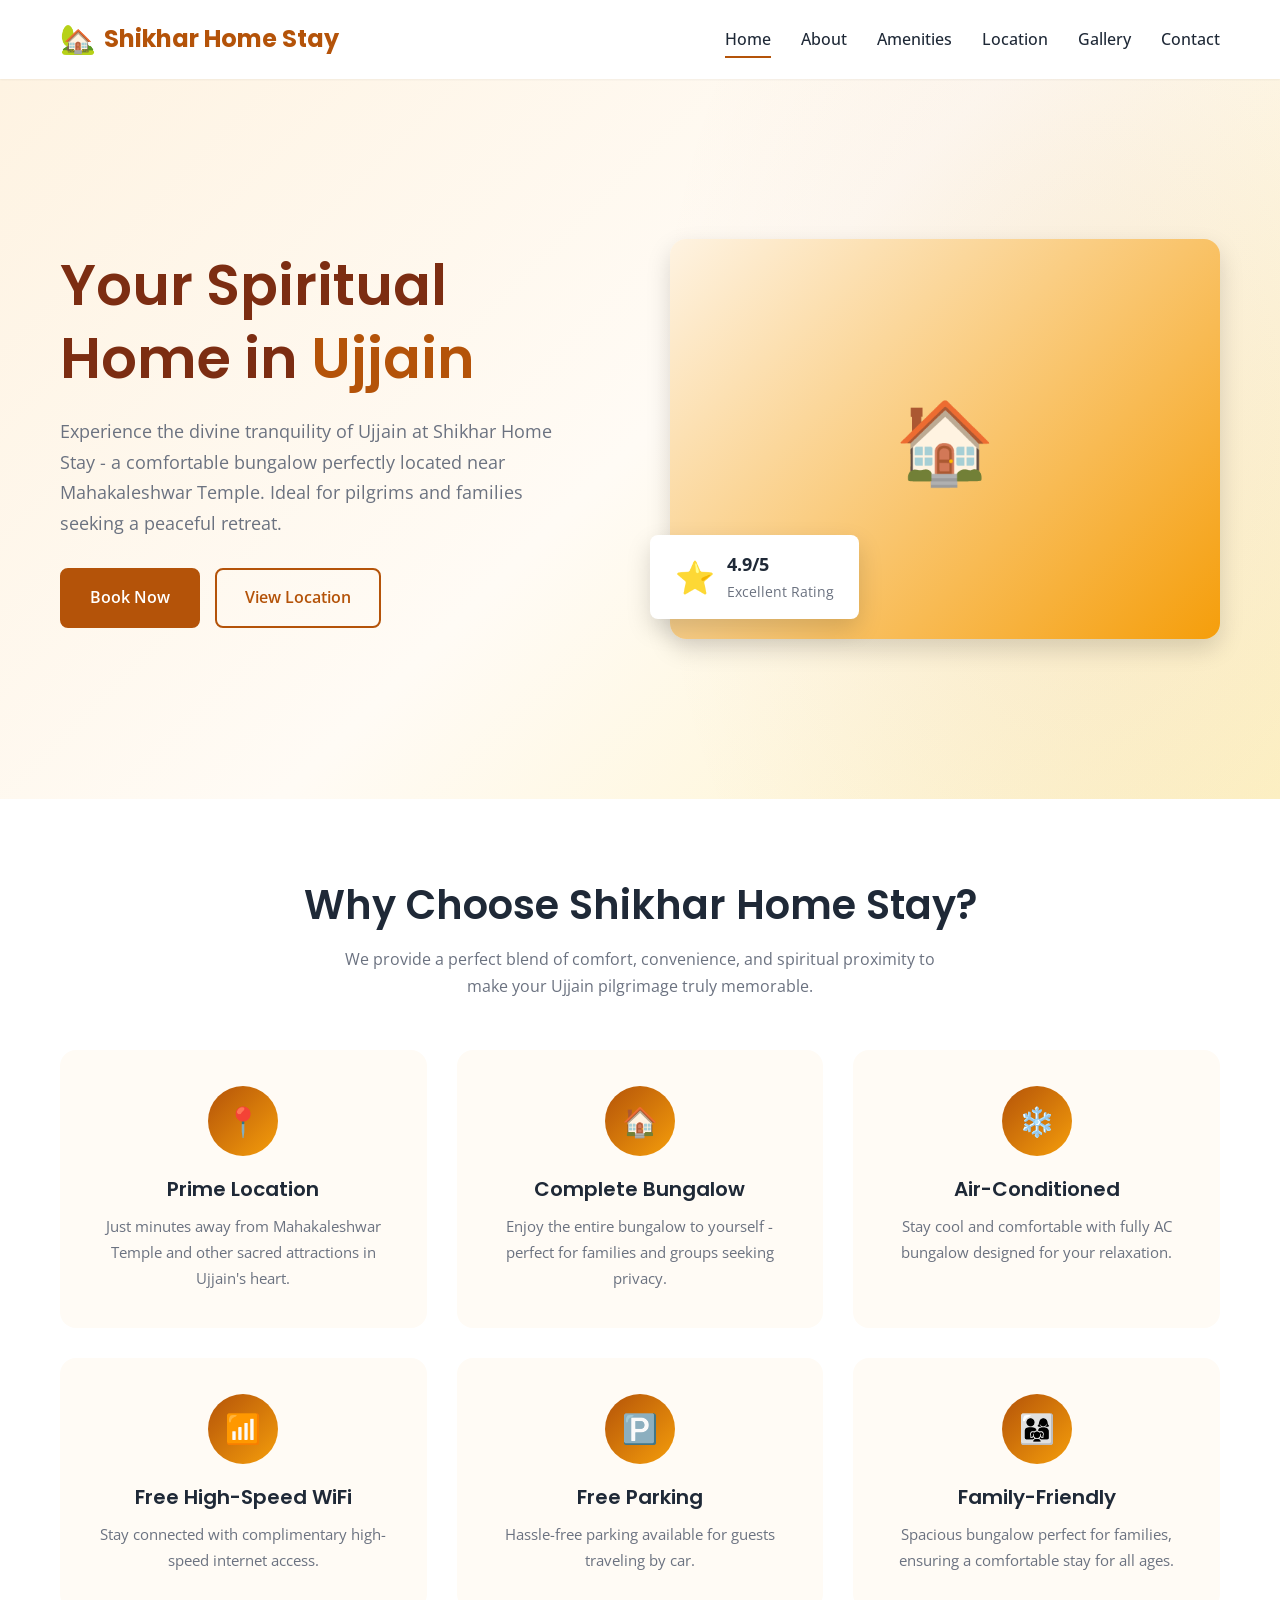
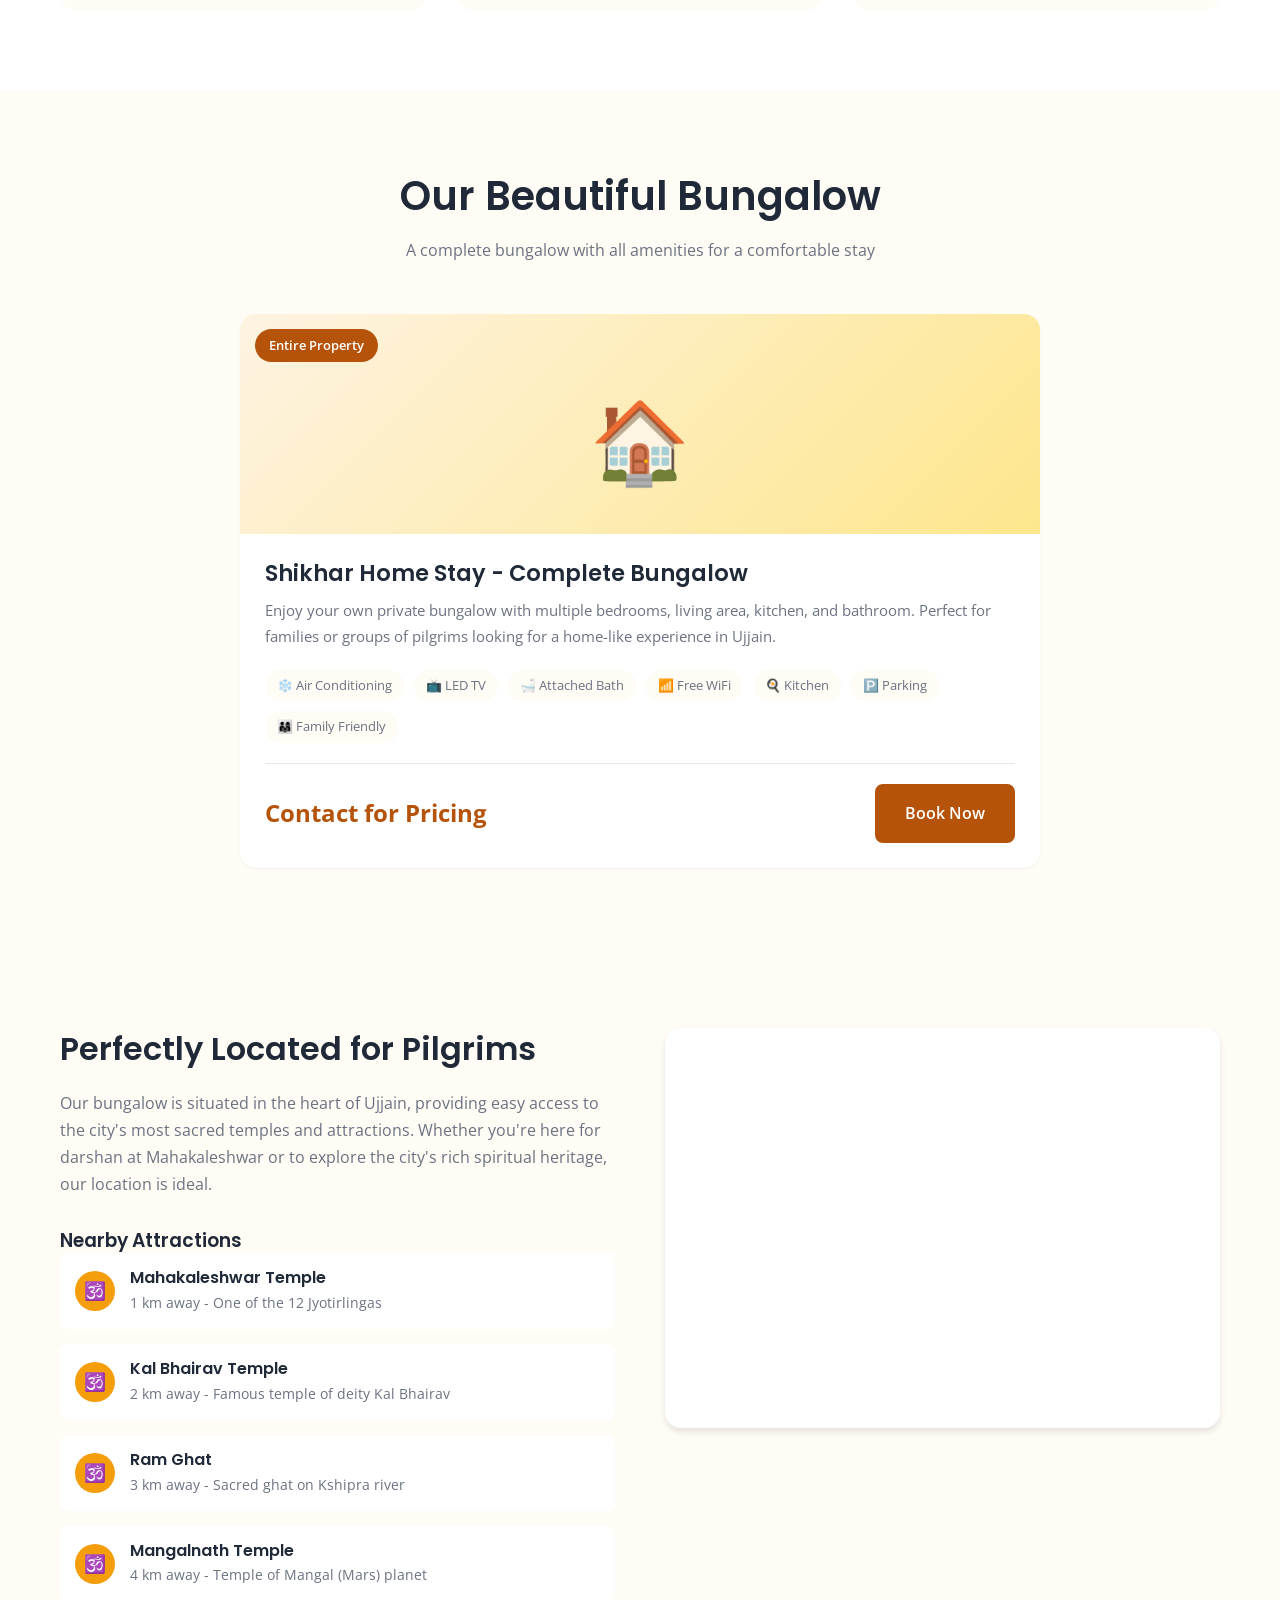
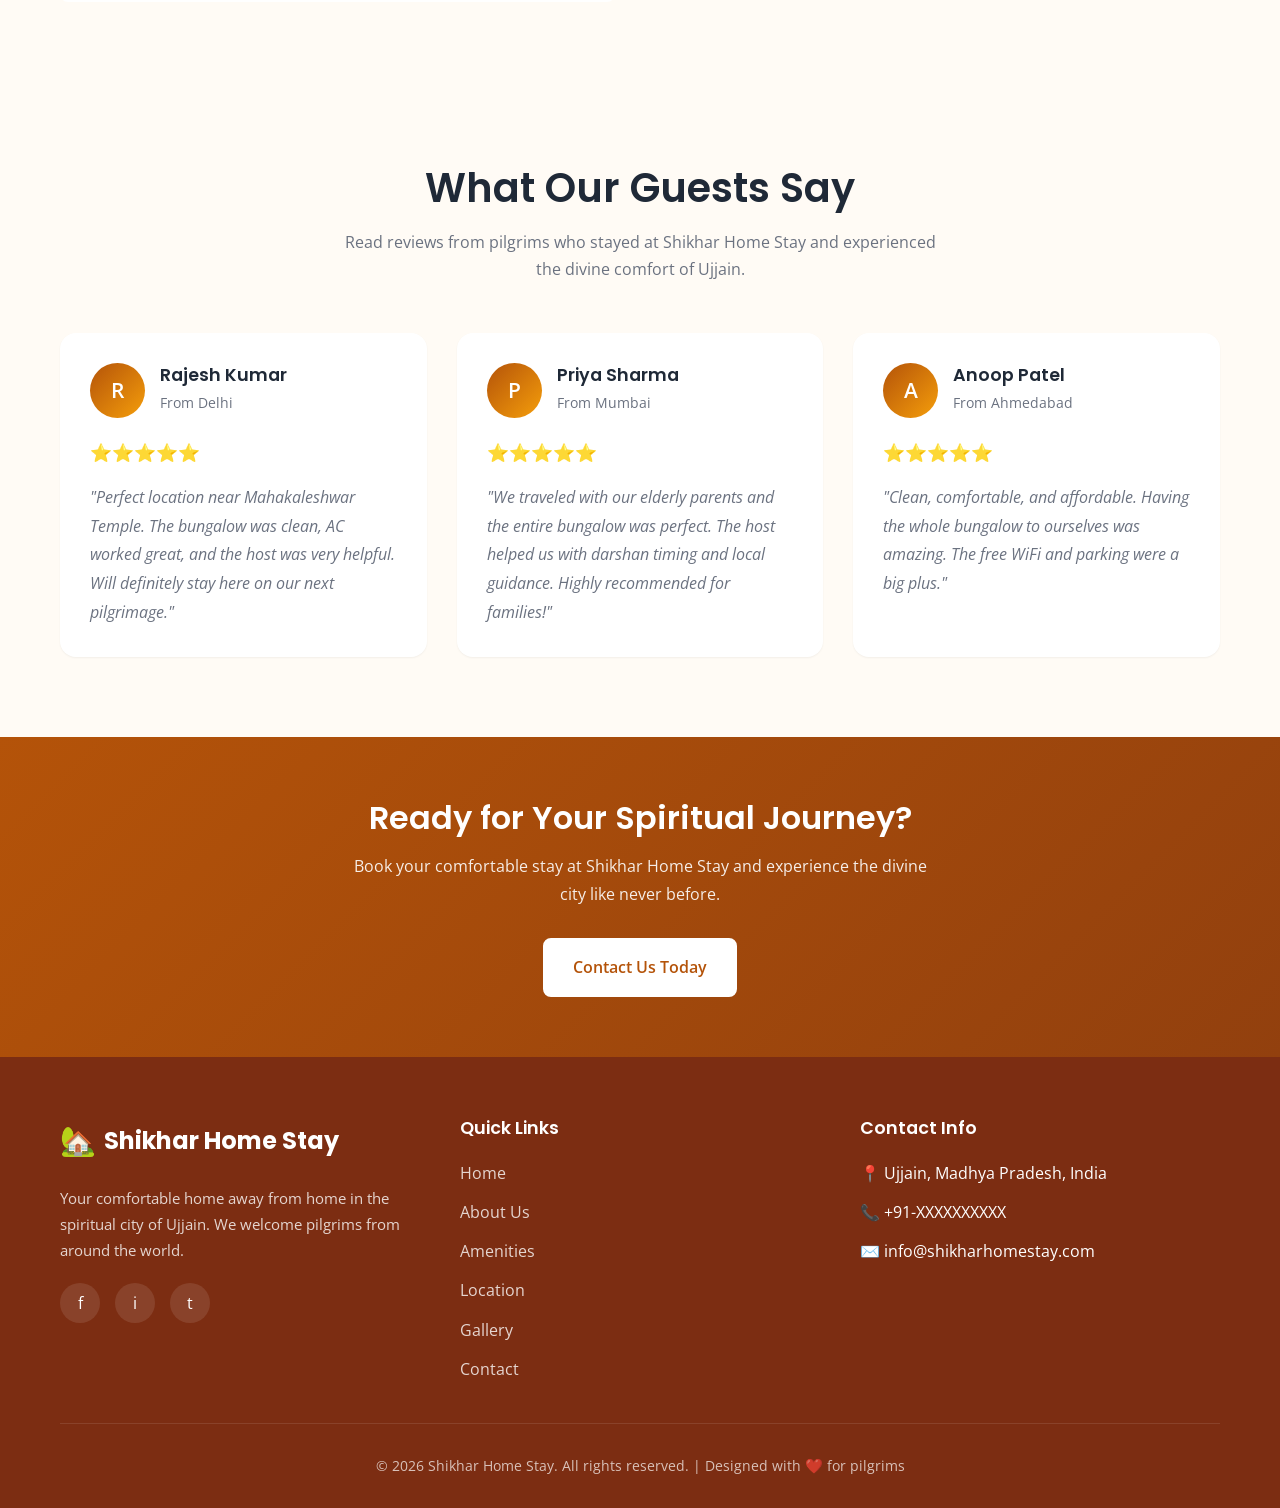
<file: ujjain-homestay/index.html>
<!DOCTYPE html>
<html lang="en">
<head>
    <meta charset="UTF-8">
    <meta name="viewport" content="width=device-width, initial-scale=1.0">
    <meta name="description" content="Experience spiritual tranquility at Shikhar Home Stay in Ujjain. Perfect for pilgrims visiting Mahakaleshwar Temple. Book your comfortable stay with AC, free WiFi, and parking.">
    <meta name="keywords" content="Shikhar Home Stay Ujjain, Ujjain bungalow near Mahakaleshwar Temple, best homestay Ujjain, spiritual tourism Ujjain, pilgrim accommodation Ujjain">
    <meta name="author" content="Shikhar Home Stay">
    <meta name="robots" content="index, follow">
    <meta name="canonical" content="https://yourwebsite.com/">
    
    <!-- Open Graph / Facebook -->
    <meta property="og:type" content="website">
    <meta property="og:url" content="https://yourwebsite.com/">
    <meta property="og:title" content="Shikhar Home Stay - Comfortable Bungalow in Ujjain">
    <meta property="og:description" content="Experience spiritual tranquility at our Ujjain bungalow. Perfect for pilgrims visiting Mahakaleshwar Temple. Book your comfortable stay today.">
    <meta property="og:image" content="images/og-image.jpg">
    
    <!-- Twitter -->
    <meta property="twitter:card" content="summary_large_image">
    <meta property="twitter:url" content="https://yourwebsite.com/">
    <meta property="twitter:title" content="Shikhar Home Stay - Comfortable Bungalow in Ujjain">
    <meta property="twitter:description" content="Experience spiritual tranquility at our Ujjain bungalow. Perfect for pilgrims visiting Mahakaleshwar Temple.">
    <meta property="twitter:image" content="images/og-image.jpg">
    
    <title>Shikhar Home Stay | Best Accommodation Near Mahakaleshwar Temple</title>
    
    <!-- Fonts -->
    <link rel="preconnect" href="https://fonts.googleapis.com">
    <link rel="preconnect" href="https://fonts.gstatic.com" crossorigin>
    <link href="https://fonts.googleapis.com/css2?family=Open+Sans:wght@400;500;600;700&family=Poppins:wght@400;500;600;700&display=swap" rel="stylesheet">
    
    <!-- Styles -->
    <link rel="stylesheet" href="css/style.css">
    
    <!-- Schema Markup - LocalBusiness -->
    <script type="application/ld+json">
    {
        "@context": "https://schema.org",
        "@type": "LodgingBusiness",
        "name": "Shikhar Home Stay",
        "description": "A comfortable and peaceful bungalow in Ujjain, perfect for pilgrims and spiritual tourists visiting Mahakaleshwar Temple.",
        "url": "https://yourwebsite.com",
        "telephone": "+91-XXXXXXXXXX",
        "address": {
            "@type": "PostalAddress",
            "addressLocality": "Ujjain",
            "addressRegion": "Madhya Pradesh",
            "addressCountry": "IN"
        },
        "geo": {
            "@type": "GeoCoordinates",
            "latitude": "23.1824",
            "longitude": "75.7884"
        },
        "openingHours": "Mo-Su 00:00-24:00",
        "priceRange": "₹₹",
        "starRating": {
            "@type": "Rating",
            "ratingValue": "4.8"
        },
        "amenityFeature": [
            {"@type": "LocationFeatureSpecification", "name": "Free WiFi", "value": true},
            {"@type": "LocationFeatureSpecification", "name": "Air Conditioning", "value": true},
            {"@type": "LocationFeatureSpecification", "name": "Free Parking", "value": true},
            {"@type": "LocationFeatureSpecification", "name": "Kitchen Access", "value": true}
        ],
        "nearbyLocation": [
            {"@type": "Place", "name": "Mahakaleshwar Temple", "distance": "1 km"},
            {"@type": "Place", "name": "Kal Bhairav Temple", "distance": "2 km"}
        ]
    }
    </script>
    
    <!-- Favicon -->
    <link rel="icon" type="image/x-icon" href="favicon.ico">
</head>
<body>
    <!-- Header -->
    <header class="header">
        <div class="container">
            <div class="header-inner">
                <a href="index.html" class="logo" aria-label="Shikhar Home Stay Home">
                    <span class="logo-icon">🏡</span>
                    <span>Shikhar Home Stay</span>
                </a>
                
                <nav class="nav-menu" aria-label="Main navigation">
                    <a href="index.html" class="nav-link active">Home</a>
                    <a href="about.html" class="nav-link">About</a>
                    <a href="amenities.html" class="nav-link">Amenities</a>
                    <a href="location.html" class="nav-link">Location</a>
                    <a href="gallery.html" class="nav-link">Gallery</a>
                    <a href="contact.html" class="nav-link">Contact</a>
                </nav>
                
                <div class="mobile-toggle" aria-label="Toggle navigation" role="button" tabindex="0">
                    <span></span>
                    <span></span>
                    <span></span>
                </div>
            </div>
        </div>
    </header>

    <!-- Hero Section -->
    <section class="hero">
        <div class="container">
            <div class="hero-content">
                <div class="hero-text">
                    <h1>Your Spiritual Home in <span>Ujjain</span></h1>
                    <p>Experience the divine tranquility of Ujjain at Shikhar Home Stay - a comfortable bungalow perfectly located near Mahakaleshwar Temple. Ideal for pilgrims and families seeking a peaceful retreat.</p>
                    <div class="hero-buttons">
                        <a href="contact.html" class="btn btn-primary">Book Now</a>
                        <a href="location.html" class="btn btn-secondary">View Location</a>
                    </div>
                </div>
                <div class="hero-image">
                    <!-- Placeholder for hero image - replace with actual image -->
                    <div class="hero-img" style="display: flex; align-items: center; justify-content: center; font-size: 5rem;">
                        🏠
                    </div>
                    <div class="hero-badge">
                        <div class="hero-badge-icon">⭐</div>
                        <div class="hero-badge-text">
                            <strong>4.9/5</strong>
                            Excellent Rating
                        </div>
                    </div>
                </div>
            </div>
        </div>
    </section>

    <!-- Features Section -->
    <section class="features" id="features">
        <div class="container">
            <div class="section-header">
                <h2>Why Choose Shikhar Home Stay?</h2>
                <p>We provide a perfect blend of comfort, convenience, and spiritual proximity to make your Ujjain pilgrimage truly memorable.</p>
            </div>
            
            <div class="features-grid">
                <div class="feature-card">
                    <div class="feature-icon">📍</div>
                    <h3>Prime Location</h3>
                    <p>Just minutes away from Mahakaleshwar Temple and other sacred attractions in Ujjain's heart.</p>
                </div>
                
                <div class="feature-card">
                    <div class="feature-icon">🏠</div>
                    <h3>Complete Bungalow</h3>
                    <p>Enjoy the entire bungalow to yourself - perfect for families and groups seeking privacy.</p>
                </div>
                
                <div class="feature-card">
                    <div class="feature-icon">❄️</div>
                    <h3>Air-Conditioned</h3>
                    <p>Stay cool and comfortable with fully AC bungalow designed for your relaxation.</p>
                </div>
                
                <div class="feature-card">
                    <div class="feature-icon">📶</div>
                    <h3>Free High-Speed WiFi</h3>
                    <p>Stay connected with complimentary high-speed internet access.</p>
                </div>
                
                <div class="feature-card">
                    <div class="feature-icon">🅿️</div>
                    <h3>Free Parking</h3>
                    <p>Hassle-free parking available for guests traveling by car.</p>
                </div>
                
                <div class="feature-card">
                    <div class="feature-icon">👨‍👩‍👧</div>
                    <h3>Family-Friendly</h3>
                    <p>Spacious bungalow perfect for families, ensuring a comfortable stay for all ages.</p>
                </div>
            </div>
        </div>
    </section>

    <!-- Bungalow Details -->
    <section class="rooms" id="bungalow">
        <div class="container">
            <div class="section-header">
                <h2>Our Beautiful Bungalow</h2>
                <p>A complete bungalow with all amenities for a comfortable stay</p>
            </div>
            
            <div class="rooms-grid">
                <div class="room-card" style="max-width: 800px; margin: 0 auto;">
                    <div class="room-image">
                        <span class="room-tag">Entire Property</span>
                        <div style="width:100%;height:250px;display:flex;align-items:center;justify-content:center;font-size:5rem;background:linear-gradient(135deg, #FEF3E2, #FDE68A);">
                            🏠
                        </div>
                    </div>
                    <div class="room-content">
                        <h3>Shikhar Home Stay - Complete Bungalow</h3>
                        <p class="room-description">Enjoy your own private bungalow with multiple bedrooms, living area, kitchen, and bathroom. Perfect for families or groups of pilgrims looking for a home-like experience in Ujjain.</p>
                        <div class="room-amenities">
                            <span class="amenity-tag">❄️ Air Conditioning</span>
                            <span class="amenity-tag">📺 LED TV</span>
                            <span class="amenity-tag">🛁 Attached Bath</span>
                            <span class="amenity-tag">📶 Free WiFi</span>
                            <span class="amenity-tag">🍳 Kitchen</span>
                            <span class="amenity-tag">🅿️ Parking</span>
                            <span class="amenity-tag">👨‍👩‍👧 Family Friendly</span>
                        </div>
                        <div class="room-price">
                            <div class="price">Contact for Pricing</div>
                            <a href="contact.html" class="btn btn-primary">Book Now</a>
                        </div>
                    </div>
                </div>
            </div>
        </div>
    </section>

    <!-- Location Preview -->
    <section class="location" id="location">
        <div class="container">
            <div class="location-content">
                <div class="location-info">
                    <h2>Perfectly Located for Pilgrims</h2>
                    <p>Our bungalow is situated in the heart of Ujjain, providing easy access to the city's most sacred temples and attractions. Whether you're here for darshan at Mahakaleshwar or to explore the city's rich spiritual heritage, our location is ideal.</p>
                    
                    <h3>Nearby Attractions</h3>
                    <div class="attractions-list">
                        <div class="attraction-item">
                            <div class="attraction-icon">🕉️</div>
                            <div class="attraction-info">
                                <h4>Mahakaleshwar Temple</h4>
                                <p>1 km away - One of the 12 Jyotirlingas</p>
                            </div>
                        </div>
                        <div class="attraction-item">
                            <div class="attraction-icon">🕉️</div>
                            <div class="attraction-info">
                                <h4>Kal Bhairav Temple</h4>
                                <p>2 km away - Famous temple of deity Kal Bhairav</p>
                            </div>
                        </div>
                        <div class="attraction-item">
                            <div class="attraction-icon">🕉️</div>
                            <div class="attraction-info">
                                <h4>Ram Ghat</h4>
                                <p>3 km away - Sacred ghat on Kshipra river</p>
                            </div>
                        </div>
                        <div class="attraction-item">
                            <div class="attraction-icon">🕉️</div>
                            <div class="attraction-info">
                                <h4>Mangalnath Temple</h4>
                                <p>4 km away - Temple of Mangal (Mars) planet</p>
                            </div>
                        </div>
                    </div>
                </div>
                <div class="map-container">
                    <!-- Google Maps Embed - Replace with actual location -->
                    <iframe 
                        src="https://www.google.com/maps/embed?pb=!1m18!1m12!1m3!1d117223.084488!2d75.688237!3d23.182467!2m3!1f0!2f0!3f0!3m2!1i1024!2i768!4f13.1!3m3!1m2!1s0x396374694c3b1e87%3A0x8e30c462b79462!2sUjjain%2C%20Madhya%20Pradesh!5e0!3m2!1sen!2sin!4v1645000000000!5m2!1sen!2sin" 
                        allowfullscreen="" 
                        loading="lazy" 
                        referrerpolicy="no-referrer-when-downgrade"
                        title="Shikhar Home Stay Location">
                    </iframe>
                </div>
            </div>
        </div>
    </section>

    <!-- Testimonials -->
    <section class="testimonials">
        <div class="container">
            <div class="section-header">
                <h2>What Our Guests Say</h2>
                <p>Read reviews from pilgrims who stayed at Shikhar Home Stay and experienced the divine comfort of Ujjain.</p>
            </div>
            
            <div class="testimonials-grid">
                <div class="testimonial-card">
                    <div class="testimonial-header">
                        <div class="testimonial-avatar">R</div>
                        <div class="testimonial-info">
                            <h4>Rajesh Kumar</h4>
                            <span>From Delhi</span>
                        </div>
                    </div>
                    <div class="testimonial-rating">⭐⭐⭐⭐⭐</div>
                    <p class="testimonial-text">"Perfect location near Mahakaleshwar Temple. The bungalow was clean, AC worked great, and the host was very helpful. Will definitely stay here on our next pilgrimage."</p>
                </div>
                
                <div class="testimonial-card">
                    <div class="testimonial-header">
                        <div class="testimonial-avatar">P</div>
                        <div class="testimonial-info">
                            <h4>Priya Sharma</h4>
                            <span>From Mumbai</span>
                        </div>
                    </div>
                    <div class="testimonial-rating">⭐⭐⭐⭐⭐</div>
                    <p class="testimonial-text">"We traveled with our elderly parents and the entire bungalow was perfect. The host helped us with darshan timing and local guidance. Highly recommended for families!"</p>
                </div>
                
                <div class="testimonial-card">
                    <div class="testimonial-header">
                        <div class="testimonial-avatar">A</div>
                        <div class="testimonial-info">
                            <h4>Anoop Patel</h4>
                            <span>From Ahmedabad</span>
                        </div>
                    </div>
                    <div class="testimonial-rating">⭐⭐⭐⭐⭐</div>
                    <p class="testimonial-text">"Clean, comfortable, and affordable. Having the whole bungalow to ourselves was amazing. The free WiFi and parking were a big plus."</p>
                </div>
            </div>
        </div>
    </section>

    <!-- CTA Section -->
    <section style="background: linear-gradient(135deg, #B45309, #92400E); padding: 60px 0; text-align: center; color: white;">
        <div class="container">
            <h2 style="color: white; margin-bottom: 15px; font-size: 2rem;">Ready for Your Spiritual Journey?</h2>
            <p style="margin-bottom: 30px; opacity: 0.9; max-width: 600px; margin-left: auto; margin-right: auto;">Book your comfortable stay at Shikhar Home Stay and experience the divine city like never before.</p>
            <a href="contact.html" class="btn" style="background: white; color: #B45309; border-color: white;">Contact Us Today</a>
        </div>
    </section>

    <!-- Footer -->
    <footer class="footer">
        <div class="container">
            <div class="footer-content">
                <div class="footer-brand">
                    <div class="logo" style="color: white;">
                        <span class="logo-icon">🏡</span>
                        <span>Shikhar Home Stay</span>
                    </div>
                    <p>Your comfortable home away from home in the spiritual city of Ujjain. We welcome pilgrims from around the world.</p>
                    <div class="footer-social">
                        <a href="#" class="social-link" aria-label="Facebook">f</a>
                        <a href="#" class="social-link" aria-label="Instagram">i</a>
                        <a href="#" class="social-link" aria-label="Twitter">t</a>
                    </div>
                </div>
                
                <div class="footer-links">
                    <h4>Quick Links</h4>
                    <ul>
                        <li><a href="index.html">Home</a></li>
                        <li><a href="about.html">About Us</a></li>
                        <li><a href="amenities.html">Amenities</a></li>
                        <li><a href="location.html">Location</a></li>
                        <li><a href="gallery.html">Gallery</a></li>
                        <li><a href="contact.html">Contact</a></li>
                    </ul>
                </div>
                
                <div class="footer-links">
                    <h4>Contact Info</h4>
                    <ul>
                        <li>📍 Ujjain, Madhya Pradesh, India</li>
                        <li>📞 +91-XXXXXXXXXX</li>
                        <li>✉️ info@shikharhomestay.com</li>
                    </ul>
                </div>
            </div>
            
            <div class="footer-bottom">
                <p>&copy; 2026 Shikhar Home Stay. All rights reserved. | Designed with ❤️ for pilgrims</p>
            </div>
        </div>
    </footer>

    <!-- JavaScript -->
    <script src="js/scripts.js"></script>
</body>
</html>
</file>
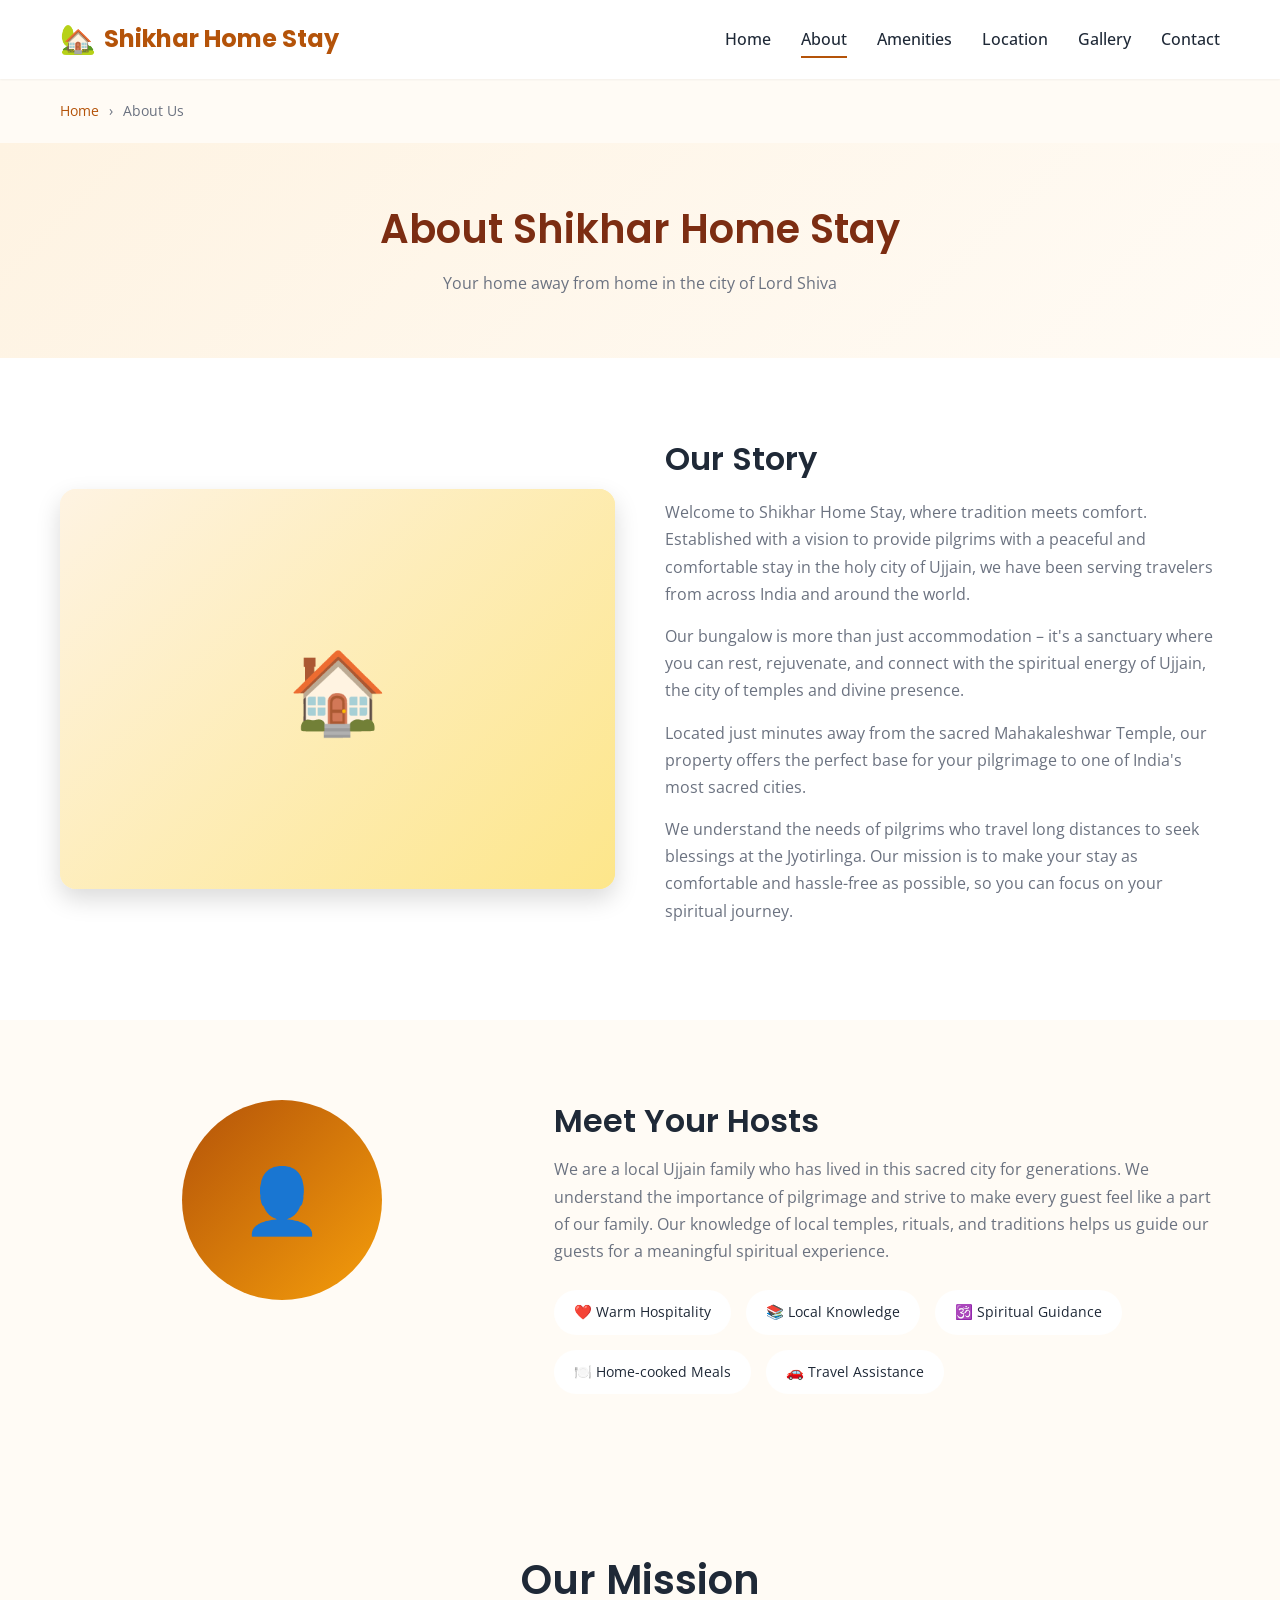
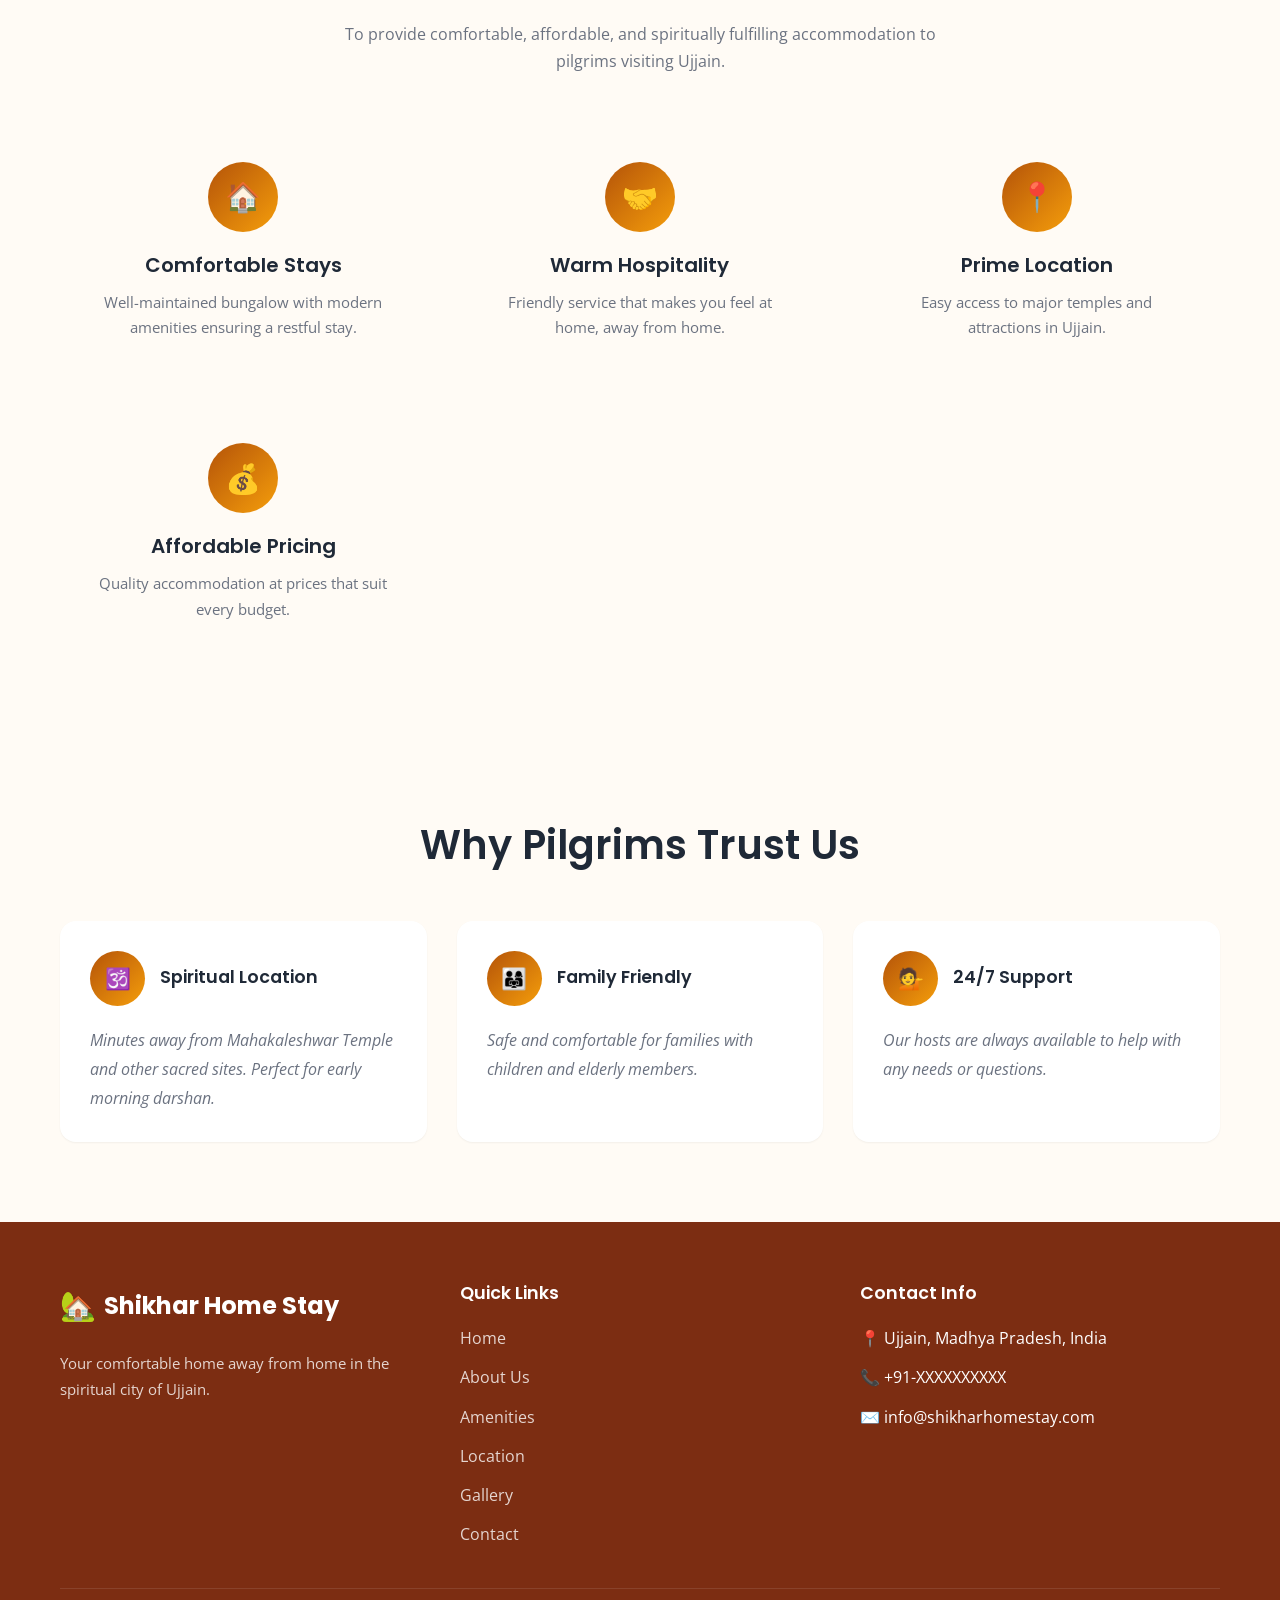
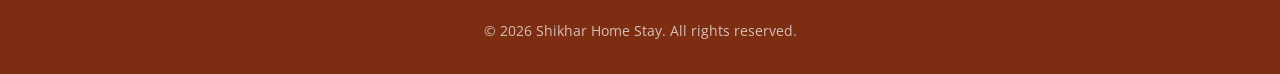
<file: ujjain-homestay/about.html>
<!DOCTYPE html>
<html lang="en">
<head>
    <meta charset="UTF-8">
    <meta name="viewport" content="width=device-width, initial-scale=1.0">
    <meta name="description" content="Learn about Shikhar Home Stay - your welcoming bungalow in the spiritual city of Ujjain. Our story, mission, and commitment to pilgrim comfort.">
    <meta name="keywords" content="about Shikhar Home Stay Ujjain, bungalow story Ujjain, pilgrim accommodation story, Ujjain homestay hosts">
    <meta name="robots" content="index, follow">
    <meta name="canonical" content="https://yourwebsite.com/about.html">
    
    <meta property="og:type" content="website">
    <meta property="og:url" content="https://yourwebsite.com/about.html">
    <meta property="og:title" content="About Us - Shikhar Home Stay">
    <meta property="og:description" content="Learn about our bungalow and our mission to provide comfortable stays for pilgrims visiting Ujjain.">
    
    <meta property="twitter:card" content="summary">
    <meta property="twitter:url" content="https://yourwebsite.com/about.html">
    <meta property="twitter:title" content="About Us - Shikhar Home Stay">
    <meta property="twitter:description" content="Learn about our bungalow and our mission to provide comfortable stays for pilgrims visiting Ujjain.">
    
    <title>About Us | Shikhar Home Stay - Your Spiritual Home</title>
    
    <link rel="preconnect" href="https://fonts.googleapis.com">
    <link rel="preconnect" href="https://fonts.gstatic.com" crossorigin>
    <link href="https://fonts.googleapis.com/css2?family=Open+Sans:wght@400;500;600;700&family=Poppins:wght@400;500;600;700&display=swap" rel="stylesheet">
    <link rel="stylesheet" href="css/style.css">
    
    <script type="application/ld+json">
    {
        "@context": "https://schema.org",
        "@type": "AboutPage",
        "mainEntity": {
            "@type": "LodgingBusiness",
            "name": "Shikhar Home Stay",
            "description": "A comfortable bungalow in Ujjain offering quality accommodation for pilgrims."
        }
    }
    </script>
</head>
<body>
    <header class="header">
        <div class="container">
            <div class="header-inner">
                <a href="index.html" class="logo">
                    <span class="logo-icon">🏡</span>
                    <span>Shikhar Home Stay</span>
                </a>
                
                <nav class="nav-menu" aria-label="Main navigation">
                    <a href="index.html" class="nav-link">Home</a>
                    <a href="about.html" class="nav-link active">About</a>
                    <a href="amenities.html" class="nav-link">Amenities</a>
                    <a href="location.html" class="nav-link">Location</a>
                    <a href="gallery.html" class="nav-link">Gallery</a>
                    <a href="contact.html" class="nav-link">Contact</a>
                </nav>
                
                <div class="mobile-toggle" aria-label="Toggle navigation">
                    <span></span>
                    <span></span>
                    <span></span>
                </div>
            </div>
        </div>
    </header>

    <div class="breadcrumbs">
        <div class="container">
            <ul>
                <li><a href="index.html">Home</a></li>
                <li class="breadcrumbs-separator">›</li>
                <li>About Us</li>
            </ul>
        </div>
    </div>

    <section class="page-hero">
        <div class="container">
            <h1>About Shikhar Home Stay</h1>
            <p>Your home away from home in the city of Lord Shiva</p>
        </div>
    </section>

    <section class="about-section">
        <div class="container">
            <div class="about-content">
                <div class="about-image">
                    <div style="width:100%;height:100%;display:flex;align-items:center;justify-content:center;font-size:5rem;background:linear-gradient(135deg, #FEF3E2, #FDE68A);">
                        🏠
                    </div>
                </div>
                <div class="about-text">
                    <h2>Our Story</h2>
                    <p>Welcome to Shikhar Home Stay, where tradition meets comfort. Established with a vision to provide pilgrims with a peaceful and comfortable stay in the holy city of Ujjain, we have been serving travelers from across India and around the world.</p>
                    <p>Our bungalow is more than just accommodation – it's a sanctuary where you can rest, rejuvenate, and connect with the spiritual energy of Ujjain, the city of temples and divine presence.</p>
                    <p>Located just minutes away from the sacred Mahakaleshwar Temple, our property offers the perfect base for your pilgrimage to one of India's most sacred cities.</p>
                    <p>We understand the needs of pilgrims who travel long distances to seek blessings at the Jyotirlinga. Our mission is to make your stay as comfortable and hassle-free as possible, so you can focus on your spiritual journey.</p>
                </div>
            </div>
        </div>
    </section>

    <section class="host-section">
        <div class="container">
            <div class="host-content">
                <div class="host-image">👤</div>
                <div class="host-info">
                    <h2>Meet Your Hosts</h2>
                    <p>We are a local Ujjain family who has lived in this sacred city for generations. We understand the importance of pilgrimage and strive to make every guest feel like a part of our family. Our knowledge of local temples, rituals, and traditions helps us guide our guests for a meaningful spiritual experience.</p>
                    
                    <div class="host-qualities">
                        <div class="quality-tag">❤️ Warm Hospitality</div>
                        <div class="quality-tag">📚 Local Knowledge</div>
                        <div class="quality-tag">🕉️ Spiritual Guidance</div>
                        <div class="quality-tag">🍽️ Home-cooked Meals</div>
                        <div class="quality-tag">🚗 Travel Assistance</div>
                    </div>
                </div>
            </div>
        </div>
    </section>

    <section class="about-section" style="background: var(--bg-light);">
        <div class="container">
            <div class="section-header">
                <h2>Our Mission</h2>
                <p>To provide comfortable, affordable, and spiritually fulfilling accommodation to pilgrims visiting Ujjain.</p>
            </div>
            
            <div class="features-grid" style="margin-top: 40px;">
                <div class="feature-card">
                    <div class="feature-icon">🏠</div>
                    <h3>Comfortable Stays</h3>
                    <p>Well-maintained bungalow with modern amenities ensuring a restful stay.</p>
                </div>
                
                <div class="feature-card">
                    <div class="feature-icon">🤝</div>
                    <h3>Warm Hospitality</h3>
                    <p>Friendly service that makes you feel at home, away from home.</p>
                </div>
                
                <div class="feature-card">
                    <div class="feature-icon">📍</div>
                    <h3>Prime Location</h3>
                    <p>Easy access to major temples and attractions in Ujjain.</p>
                </div>
                
                <div class="feature-card">
                    <div class="feature-icon">💰</div>
                    <h3>Affordable Pricing</h3>
                    <p>Quality accommodation at prices that suit every budget.</p>
                </div>
            </div>
        </div>
    </section>

    <section class="testimonials">
        <div class="container">
            <div class="section-header">
                <h2>Why Pilgrims Trust Us</h2>
            </div>
            
            <div class="testimonials-grid">
                <div class="testimonial-card">
                    <div class="testimonial-header">
                        <div class="testimonial-avatar">🕉️</div>
                        <div class="testimonial-info">
                            <h4>Spiritual Location</h4>
                        </div>
                    </div>
                    <p class="testimonial-text">Minutes away from Mahakaleshwar Temple and other sacred sites. Perfect for early morning darshan.</p>
                </div>
                
                <div class="testimonial-card">
                    <div class="testimonial-header">
                        <div class="testimonial-avatar">👨‍👩‍👧</div>
                        <div class="testimonial-info">
                            <h4>Family Friendly</h4>
                        </div>
                    </div>
                    <p class="testimonial-text">Safe and comfortable for families with children and elderly members.</p>
                </div>
                
                <div class="testimonial-card">
                    <div class="testimonial-header">
                        <div class="testimonial-avatar">💁</div>
                        <div class="testimonial-info">
                            <h4>24/7 Support</h4>
                        </div>
                    </div>
                    <p class="testimonial-text">Our hosts are always available to help with any needs or questions.</p>
                </div>
            </div>
        </div>
    </section>

    <footer class="footer">
        <div class="container">
            <div class="footer-content">
                <div class="footer-brand">
                    <div class="logo" style="color: white;">
                        <span class="logo-icon">🏡</span>
                        <span>Shikhar Home Stay</span>
                    </div>
                    <p>Your comfortable home away from home in the spiritual city of Ujjain.</p>
                </div>
                
                <div class="footer-links">
                    <h4>Quick Links</h4>
                    <ul>
                        <li><a href="index.html">Home</a></li>
                        <li><a href="about.html">About Us</a></li>
                        <li><a href="amenities.html">Amenities</a></li>
                        <li><a href="location.html">Location</a></li>
                        <li><a href="gallery.html">Gallery</a></li>
                        <li><a href="contact.html">Contact</a></li>
                    </ul>
                </div>
                
                <div class="footer-links">
                    <h4>Contact Info</h4>
                    <ul>
                        <li>📍 Ujjain, Madhya Pradesh, India</li>
                        <li>📞 +91-XXXXXXXXXX</li>
                        <li>✉️ info@shikharhomestay.com</li>
                    </ul>
                </div>
            </div>
            
            <div class="footer-bottom">
                <p>&copy; 2026 Shikhar Home Stay. All rights reserved.</p>
            </div>
        </div>
    </footer>

    <script src="js/scripts.js"></script>
</body>
</html>
</file>
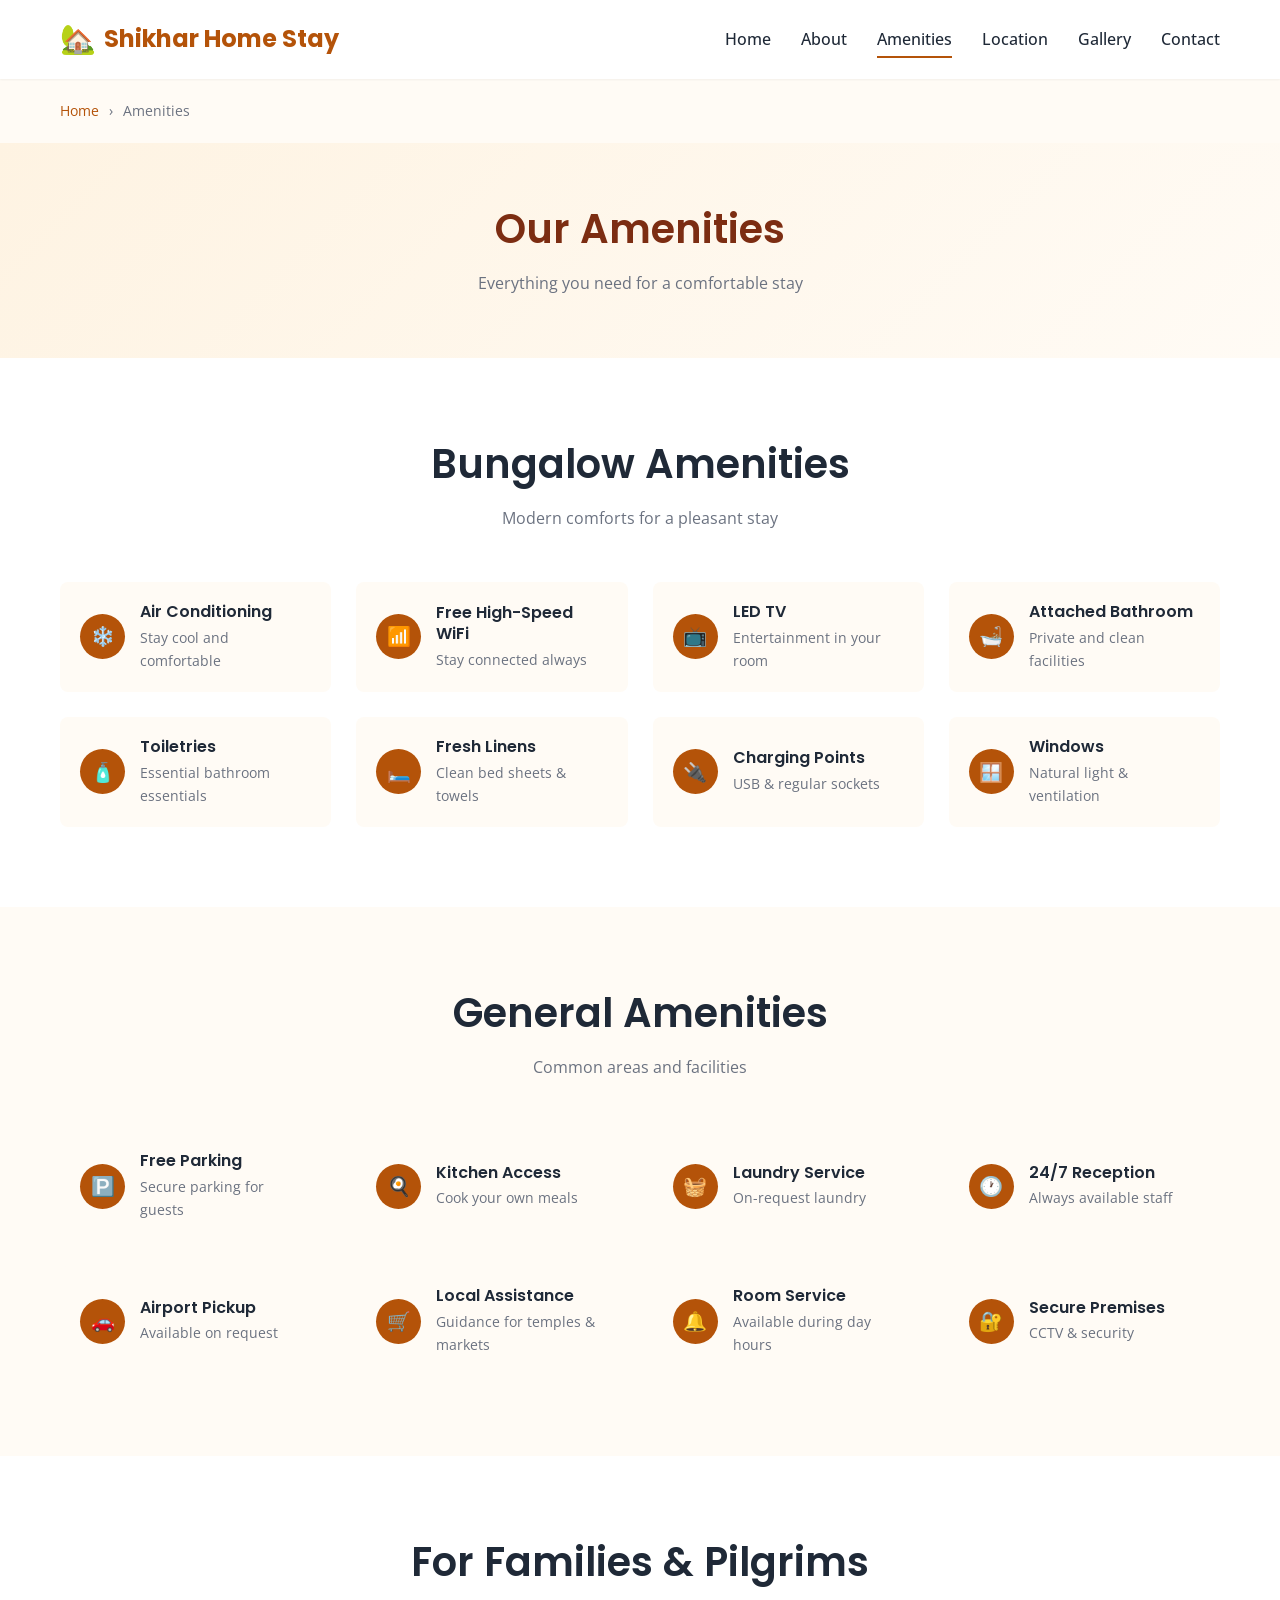
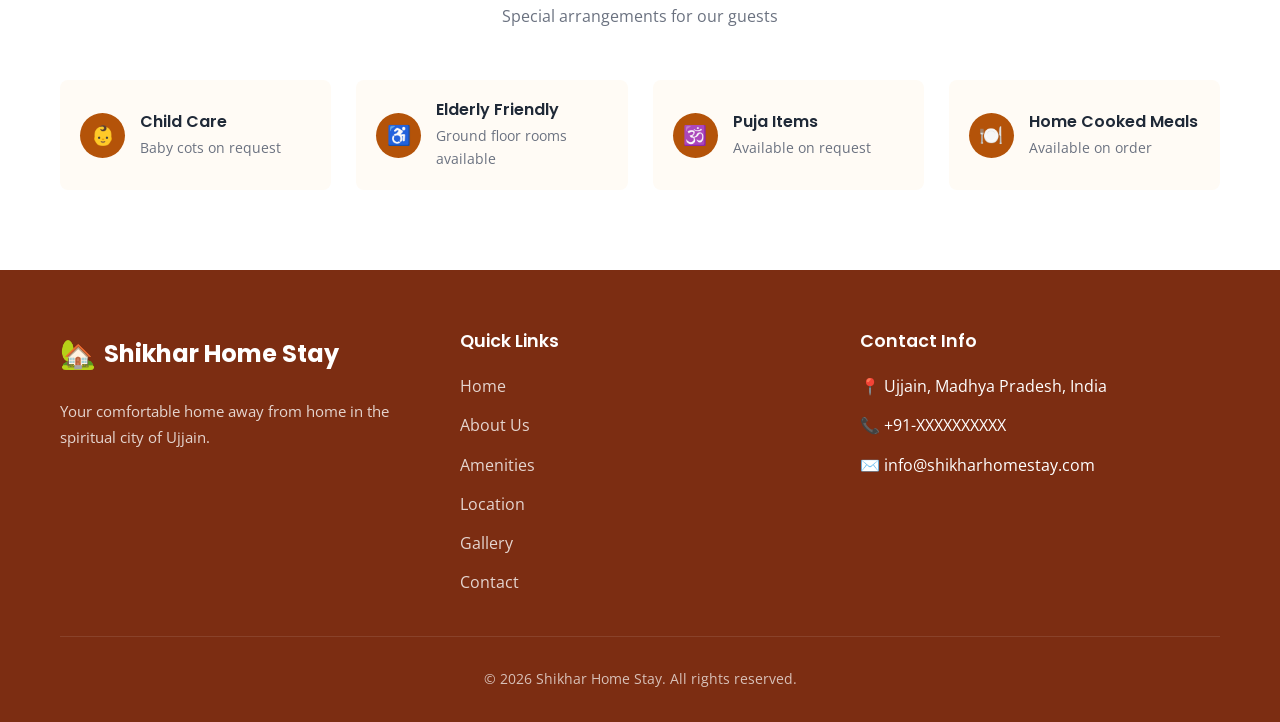
<file: ujjain-homestay/amenities.html>
<!DOCTYPE html>
<html lang="en">
<head>
    <meta charset="UTF-8">
    <meta name="viewport" content="width=device-width, initial-scale=1.0">
    <meta name="description" content="Explore amenities at Shikhar Home Stay Ujjain - Free WiFi, AC, parking, kitchen, and more. Comfortable stay for pilgrims.">
    <meta name="keywords" content="Shikhar Home Stay amenities Ujjain, free wifi Ujjain, parking near Mahakaleshwar temple, AC bungalow Ujjain">
    <meta name="robots" content="index, follow">
    <meta name="canonical" content="https://yourwebsite.com/amenities.html">
    
    <meta property="og:type" content="website">
    <meta property="og:url" content="https://yourwebsite.com/amenities.html">
    <meta property="og:title" content="Amenities - Shikhar Home Stay">
    <meta property="og:description" content="Enjoy modern amenities including free WiFi, AC, parking, and more at our Ujjain bungalow.">
    
    <title>Amenities | Shikhar Home Stay Ujjain</title>
    
    <link rel="preconnect" href="https://fonts.googleapis.com">
    <link rel="preconnect" href="https://fonts.gstatic.com" crossorigin>
    <link href="https://fonts.googleapis.com/css2?family=Open+Sans:wght@400;500;600;700&family=Poppins:wght@400;500;600;700&display=swap" rel="stylesheet">
    <link rel="stylesheet" href="css/style.css">
    
    <script type="application/ld+json">
    {
        "@context": "https://schema.org",
        "@type": "ItemPage",
        "mainEntity": {
            "@type": "LodgingBusiness",
            "name": "Shikhar Home Stay",
            "amenityFeature": [
                {"@type": "LocationFeatureSpecification", "name": "Free WiFi", "value": true},
                {"@type": "LocationFeatureSpecification", "name": "Air Conditioning", "value": true},
                {"@type": "LocationFeatureSpecification", "name": "Free Parking", "value": true},
                {"@type": "LocationFeatureSpecification", "name": "Kitchen Access", "value": true}
            ]
        }
    }
    </script>
</head>
<body>
    <header class="header">
        <div class="container">
            <div class="header-inner">
                <a href="index.html" class="logo">
                    <span class="logo-icon">🏡</span>
                    <span>Shikhar Home Stay</span>
                </a>
                
                <nav class="nav-menu" aria-label="Main navigation">
                    <a href="index.html" class="nav-link">Home</a>
                    <a href="about.html" class="nav-link">About</a>
                    <a href="amenities.html" class="nav-link active">Amenities</a>
                    <a href="location.html" class="nav-link">Location</a>
                    <a href="gallery.html" class="nav-link">Gallery</a>
                    <a href="contact.html" class="nav-link">Contact</a>
                </nav>
                
                <div class="mobile-toggle" aria-label="Toggle navigation">
                    <span></span>
                    <span></span>
                    <span></span>
                </div>
            </div>
        </div>
    </header>

    <div class="breadcrumbs">
        <div class="container">
            <ul>
                <li><a href="index.html">Home</a></li>
                <li class="breadcrumbs-separator">›</li>
                <li>Amenities</li>
            </ul>
        </div>
    </div>

    <section class="page-hero">
        <div class="container">
            <h1>Our Amenities</h1>
            <p>Everything you need for a comfortable stay</p>
        </div>
    </section>

    <section class="amenities-section">
        <div class="container">
            <div class="section-header">
                <h2>Bungalow Amenities</h2>
                <p>Modern comforts for a pleasant stay</p>
            </div>
            
            <div class="amenities-grid">
                <div class="amenity-item">
                    <div class="amenity-icon">❄️</div>
                    <div class="amenity-text">
                        <h4>Air Conditioning</h4>
                        <p>Stay cool and comfortable</p>
                    </div>
                </div>
                
                <div class="amenity-item">
                    <div class="amenity-icon">📶</div>
                    <div class="amenity-text">
                        <h4>Free High-Speed WiFi</h4>
                        <p>Stay connected always</p>
                    </div>
                </div>
                
                <div class="amenity-item">
                    <div class="amenity-icon">📺</div>
                    <div class="amenity-text">
                        <h4>LED TV</h4>
                        <p>Entertainment in your room</p>
                    </div>
                </div>
                
                <div class="amenity-item">
                    <div class="amenity-icon">🛁</div>
                    <div class="amenity-text">
                        <h4>Attached Bathroom</h4>
                        <p>Private and clean facilities</p>
                    </div>
                </div>
                
                <div class="amenity-item">
                    <div class="amenity-icon">🧴</div>
                    <div class="amenity-text">
                        <h4>Toiletries</h4>
                        <p>Essential bathroom essentials</p>
                    </div>
                </div>
                
                <div class="amenity-item">
                    <div class="amenity-icon">🛏️</div>
                    <div class="amenity-text">
                        <h4>Fresh Linens</h4>
                        <p>Clean bed sheets & towels</p>
                    </div>
                </div>
                
                <div class="amenity-item">
                    <div class="amenity-icon">🔌</div>
                    <div class="amenity-text">
                        <h4>Charging Points</h4>
                        <p>USB & regular sockets</p>
                    </div>
                </div>
                
                <div class="amenity-item">
                    <div class="amenity-icon">🪟</div>
                    <div class="amenity-text">
                        <h4>Windows</h4>
                        <p>Natural light & ventilation</p>
                    </div>
                </div>
            </div>
        </div>
    </section>

    <section class="amenities-section" style="background: var(--bg-light);">
        <div class="container">
            <div class="section-header">
                <h2>General Amenities</h2>
                <p>Common areas and facilities</p>
            </div>
            
            <div class="amenities-grid">
                <div class="amenity-item">
                    <div class="amenity-icon">🅿️</div>
                    <div class="amenity-text">
                        <h4>Free Parking</h4>
                        <p>Secure parking for guests</p>
                    </div>
                </div>
                
                <div class="amenity-item">
                    <div class="amenity-icon">🍳</div>
                    <div class="amenity-text">
                        <h4>Kitchen Access</h4>
                        <p>Cook your own meals</p>
                    </div>
                </div>
                
                <div class="amenity-item">
                    <div class="amenity-icon">🧺</div>
                    <div class="amenity-text">
                        <h4>Laundry Service</h4>
                        <p>On-request laundry</p>
                    </div>
                </div>
                
                <div class="amenity-item">
                    <div class="amenity-icon">🕐</div>
                    <div class="amenity-text">
                        <h4>24/7 Reception</h4>
                        <p>Always available staff</p>
                    </div>
                </div>
                
                <div class="amenity-item">
                    <div class="amenity-icon">🚗</div>
                    <div class="amenity-text">
                        <h4>Airport Pickup</h4>
                        <p>Available on request</p>
                    </div>
                </div>
                
                <div class="amenity-item">
                    <div class="amenity-icon">🛒</div>
                    <div class="amenity-text">
                        <h4>Local Assistance</h4>
                        <p>Guidance for temples & markets</p>
                    </div>
                </div>
                
                <div class="amenity-item">
                    <div class="amenity-icon">🔔</div>
                    <div class="amenity-text">
                        <h4>Room Service</h4>
                        <p>Available during day hours</p>
                    </div>
                </div>
                
                <div class="amenity-item">
                    <div class="amenity-icon">🔐</div>
                    <div class="amenity-text">
                        <h4>Secure Premises</h4>
                        <p>CCTV & security</p>
                    </div>
                </div>
            </div>
        </div>
    </section>

    <section class="amenities-section">
        <div class="container">
            <div class="section-header">
                <h2>For Families & Pilgrims</h2>
                <p>Special arrangements for our guests</p>
            </div>
            
            <div class="amenities-grid">
                <div class="amenity-item">
                    <div class="amenity-icon">👶</div>
                    <div class="amenity-text">
                        <h4>Child Care</h4>
                        <p>Baby cots on request</p>
                    </div>
                </div>
                
                <div class="amenity-item">
                    <div class="amenity-icon">♿</div>
                    <div class="amenity-text">
                        <h4>Elderly Friendly</h4>
                        <p>Ground floor rooms available</p>
                    </div>
                </div>
                
                <div class="amenity-item">
                    <div class="amenity-icon">🕉️</div>
                    <div class="amenity-text">
                        <h4>Puja Items</h4>
                        <p>Available on request</p>
                    </div>
                </div>
                
                <div class="amenity-item">
                    <div class="amenity-icon">🍽️</div>
                    <div class="amenity-text">
                        <h4>Home Cooked Meals</h4>
                        <p>Available on order</p>
                    </div>
                </div>
            </div>
        </div>
    </section>

    <footer class="footer">
        <div class="container">
            <div class="footer-content">
                <div class="footer-brand">
                    <div class="logo" style="color: white;">
                        <span class="logo-icon">🏡</span>
                        <span>Shikhar Home Stay</span>
                    </div>
                    <p>Your comfortable home away from home in the spiritual city of Ujjain.</p>
                </div>
                
                <div class="footer-links">
                    <h4>Quick Links</h4>
                    <ul>
                        <li><a href="index.html">Home</a></li>
                        <li><a href="about.html">About Us</a></li>
                        <li><a href="amenities.html">Amenities</a></li>
                        <li><a href="location.html">Location</a></li>
                        <li><a href="gallery.html">Gallery</a></li>
                        <li><a href="contact.html">Contact</a></li>
                    </ul>
                </div>
                
                <div class="footer-links">
                    <h4>Contact Info</h4>
                    <ul>
                        <li>📍 Ujjain, Madhya Pradesh, India</li>
                        <li>📞 +91-XXXXXXXXXX</li>
                        <li>✉️ info@shikharhomestay.com</li>
                    </ul>
                </div>
            </div>
            
            <div class="footer-bottom">
                <p>&copy; 2026 Shikhar Home Stay. All rights reserved.</p>
            </div>
        </div>
    </footer>

    <script src="js/scripts.js"></script>
</body>
</html>
</file>
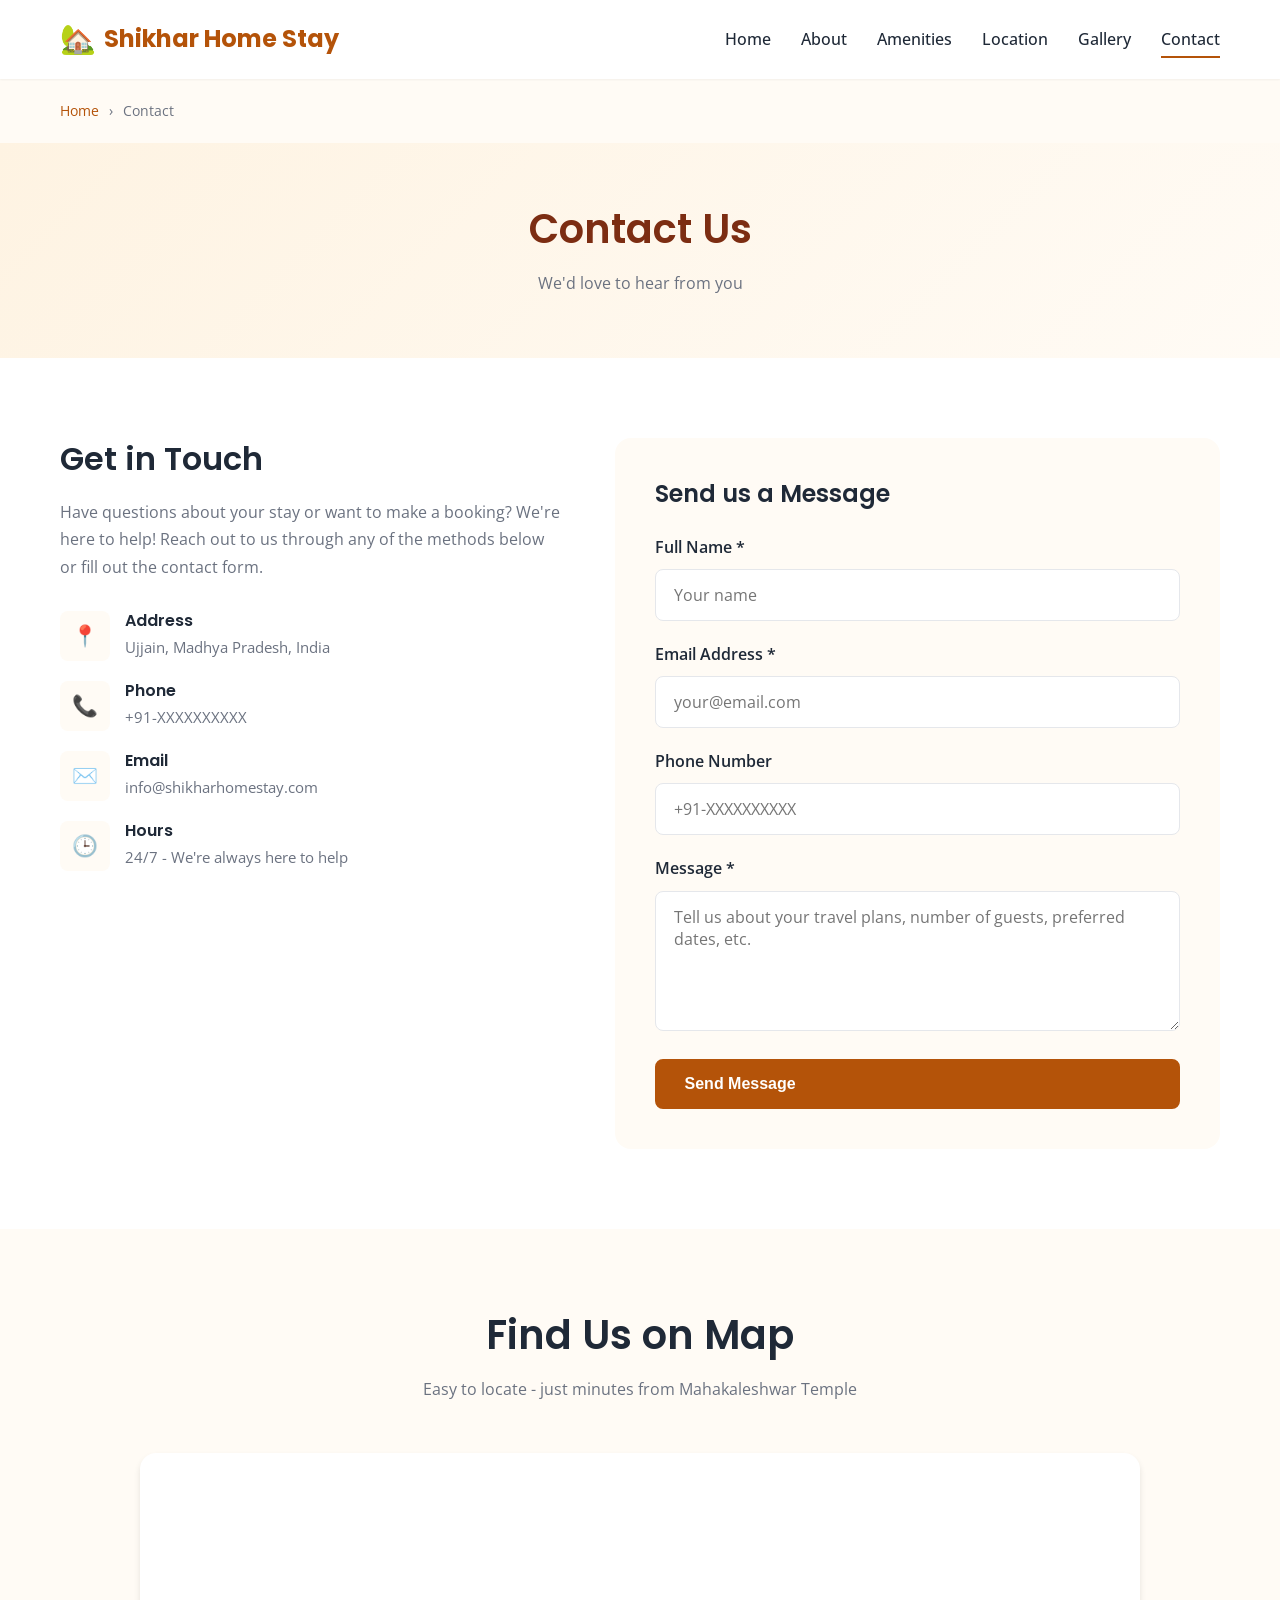
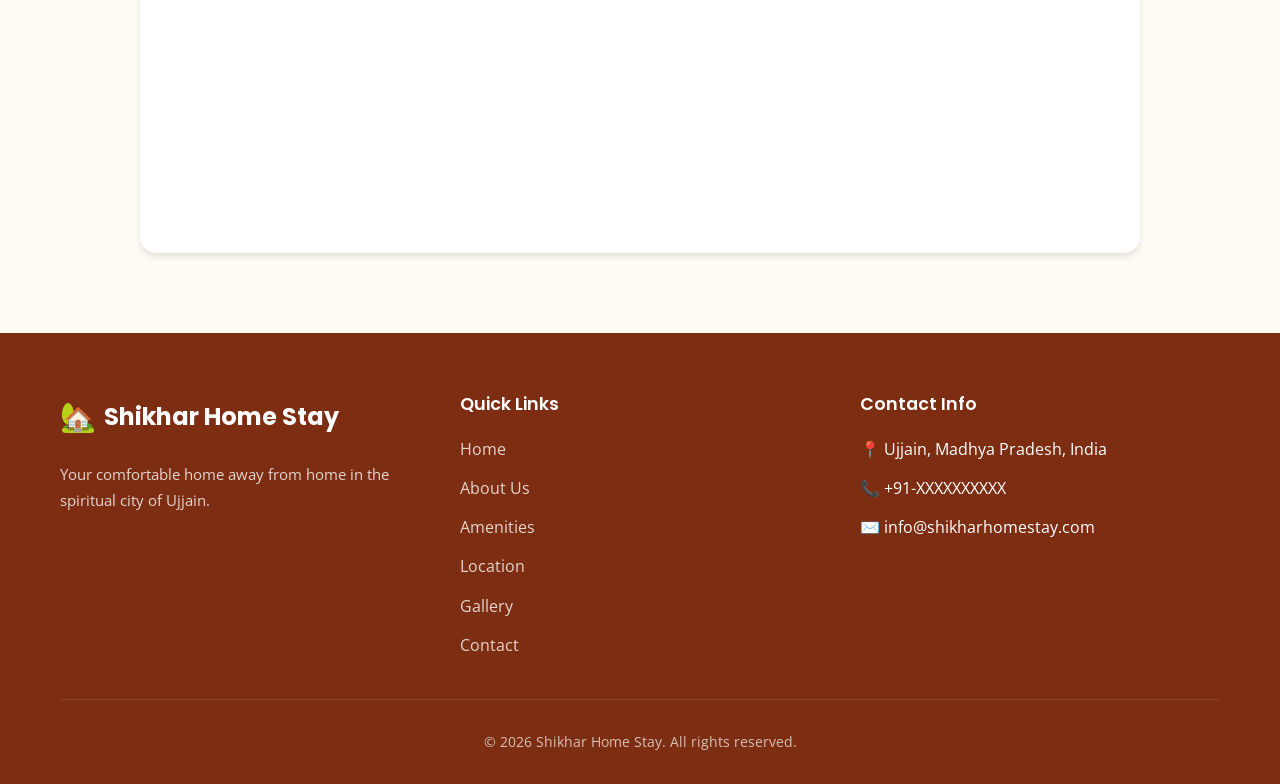
<file: ujjain-homestay/contact.html>
<!DOCTYPE html>
<html lang="en">
<head>
    <meta charset="UTF-8">
    <meta name="viewport" content="width=device-width, initial-scale=1.0">
    <meta name="description" content="Contact Shikhar Home Stay Ujjain for booking inquiries. Phone, email, and contact form available.">
    <meta name="keywords" content="contact Shikhar Home Stay, book Ujjain bungalow, homestay booking, Ujjain accommodation contact">
    <meta name="robots" content="index, follow">
    <meta name="canonical" content="https://yourwebsite.com/contact.html">
    
    <meta property="og:type" content="website">
    <meta property="og:url" content="https://yourwebsite.com/contact.html">
    <meta property="og:title" content="Contact Us - Shikhar Home Stay">
    <meta property="og:description" content="Get in touch with us for booking inquiries and questions about your stay in Ujjain.">
    
    <title>Contact Us | Shikhar Home Stay Ujjain</title>
    
    <link rel="preconnect" href="https://fonts.googleapis.com">
    <link rel="preconnect" href="https://fonts.gstatic.com" crossorigin>
    <link href="https://fonts.googleapis.com/css2?family=Open+Sans:wght@400;500;600;700&family=Poppins:wght@400;500;600;700&display=swap" rel="stylesheet">
    <link rel="stylesheet" href="css/style.css">
    
    <script type="application/ld+json">
    {
        "@context": "https://schema.org",
        "@type": "ItemPage",
        "mainEntity": {
            "@type": "LodgingBusiness",
            "name": "Shikhar Home Stay",
            "telephone": "+91-XXXXXXXXXX",
            "email": "info@shikharhomestay.com",
            "address": {
                "@type": "PostalAddress",
                "addressLocality": "Ujjain",
                "addressRegion": "Madhya Pradesh",
                "addressCountry": "IN"
            }
        }
    }
    </script>
</head>
<body>
    <header class="header">
        <div class="container">
            <div class="header-inner">
                <a href="index.html" class="logo">
                    <span class="logo-icon">🏡</span>
                    <span>Shikhar Home Stay</span>
                </a>
                
                <nav class="nav-menu" aria-label="Main navigation">
                    <a href="index.html" class="nav-link">Home</a>
                    <a href="about.html" class="nav-link">About</a>
                    <a href="amenities.html" class="nav-link">Amenities</a>
                    <a href="location.html" class="nav-link">Location</a>
                    <a href="gallery.html" class="nav-link">Gallery</a>
                    <a href="contact.html" class="nav-link active">Contact</a>
                </nav>
                
                <div class="mobile-toggle" aria-label="Toggle navigation">
                    <span></span>
                    <span></span>
                    <span></span>
                </div>
            </div>
        </div>
    </header>

    <div class="breadcrumbs">
        <div class="container">
            <ul>
                <li><a href="index.html">Home</a></li>
                <li class="breadcrumbs-separator">›</li>
                <li>Contact</li>
            </ul>
        </div>
    </div>

    <section class="page-hero">
        <div class="container">
            <h1>Contact Us</h1>
            <p>We'd love to hear from you</p>
        </div>
    </section>

    <section class="contact">
        <div class="container">
            <div class="contact-content">
                <div class="contact-info">
                    <h2>Get in Touch</h2>
                    <p>Have questions about your stay or want to make a booking? We're here to help! Reach out to us through any of the methods below or fill out the contact form.</p>
                    
                    <div class="contact-details">
                        <div class="contact-item">
                            <div class="contact-icon">📍</div>
                            <div class="contact-text">
                                <h4>Address</h4>
                                <p>Ujjain, Madhya Pradesh, India</p>
                            </div>
                        </div>
                        
                        <div class="contact-item">
                            <div class="contact-icon">📞</div>
                            <div class="contact-text">
                                <h4>Phone</h4>
                                <p>+91-XXXXXXXXXX</p>
                            </div>
                        </div>
                        
                        <div class="contact-item">
                            <div class="contact-icon">✉️</div>
                            <div class="contact-text">
                                <h4>Email</h4>
                                <p>info@shikharhomestay.com</p>
                            </div>
                        </div>
                        
                        <div class="contact-item">
                            <div class="contact-icon">🕒</div>
                            <div class="contact-text">
                                <h4>Hours</h4>
                                <p>24/7 - We're always here to help</p>
                            </div>
                        </div>
                    </div>
                </div>
                
                <div class="contact-form">
                    <h3 style="margin-bottom: 25px; font-size: 1.5rem;">Send us a Message</h3>
                    <form id="contactForm">
                        <div class="form-group">
                            <label for="name">Full Name *</label>
                            <input type="text" id="name" name="name" placeholder="Your name" required>
                        </div>
                        
                        <div class="form-group">
                            <label for="email">Email Address *</label>
                            <input type="email" id="email" name="email" placeholder="your@email.com" required>
                        </div>
                        
                        <div class="form-group">
                            <label for="phone">Phone Number</label>
                            <input type="tel" id="phone" name="phone" placeholder="+91-XXXXXXXXXX">
                        </div>
                        
                        <div class="form-group">
                            <label for="message">Message *</label>
                            <textarea id="message" name="message" rows="5" placeholder="Tell us about your travel plans, number of guests, preferred dates, etc." required></textarea>
                        </div>
                        
                        <button type="submit" class="btn btn-primary form-submit">Send Message</button>
                    </form>
                </div>
            </div>
        </div>
    </section>

    <section class="location" style="background: var(--bg-light);">
        <div class="container">
            <div class="section-header">
                <h2>Find Us on Map</h2>
                <p>Easy to locate - just minutes from Mahakaleshwar Temple</p>
            </div>
            
            <div class="map-container" style="max-width: 1000px; margin: 0 auto;">
                <iframe 
                    src="https://www.google.com/maps/embed?pb=!1m18!1m12!1m3!1d117223.084488!2d75.688237!3d23.182467!2m3!1f0!2f0!3f0!3m2!1i1024!2i768!4f13.1!3m3!1m2!1s0x396374694c3b1e87%3A0x8e30c462b79462!2sUjjain%2C%20Madhya%20Pradesh!5e0!3m2!1sen!2sin!4v1645000000000!5m2!1sen!2sin" 
                    allowfullscreen="" 
                    loading="lazy" 
                    referrerpolicy="no-referrer-when-downgrade"
                    title="Shikhar Home Stay Location">
                </iframe>
            </div>
        </div>
    </section>

    <footer class="footer">
        <div class="container">
            <div class="footer-content">
                <div class="footer-brand">
                    <div class="logo" style="color: white;">
                        <span class="logo-icon">🏡</span>
                        <span>Shikhar Home Stay</span>
                    </div>
                    <p>Your comfortable home away from home in the spiritual city of Ujjain.</p>
                </div>
                
                <div class="footer-links">
                    <h4>Quick Links</h4>
                    <ul>
                        <li><a href="index.html">Home</a></li>
                        <li><a href="about.html">About Us</a></li>
                        <li><a href="amenities.html">Amenities</a></li>
                        <li><a href="location.html">Location</a></li>
                        <li><a href="gallery.html">Gallery</a></li>
                        <li><a href="contact.html">Contact</a></li>
                    </ul>
                </div>
                
                <div class="footer-links">
                    <h4>Contact Info</h4>
                    <ul>
                        <li>📍 Ujjain, Madhya Pradesh, India</li>
                        <li>📞 +91-XXXXXXXXXX</li>
                        <li>✉️ info@shikharhomestay.com</li>
                    </ul>
                </div>
            </div>
            
            <div class="footer-bottom">
                <p>&copy; 2026 Shikhar Home Stay. All rights reserved.</p>
            </div>
        </div>
    </footer>

    <script src="js/scripts.js"></script>
</body>
</html>
</file>
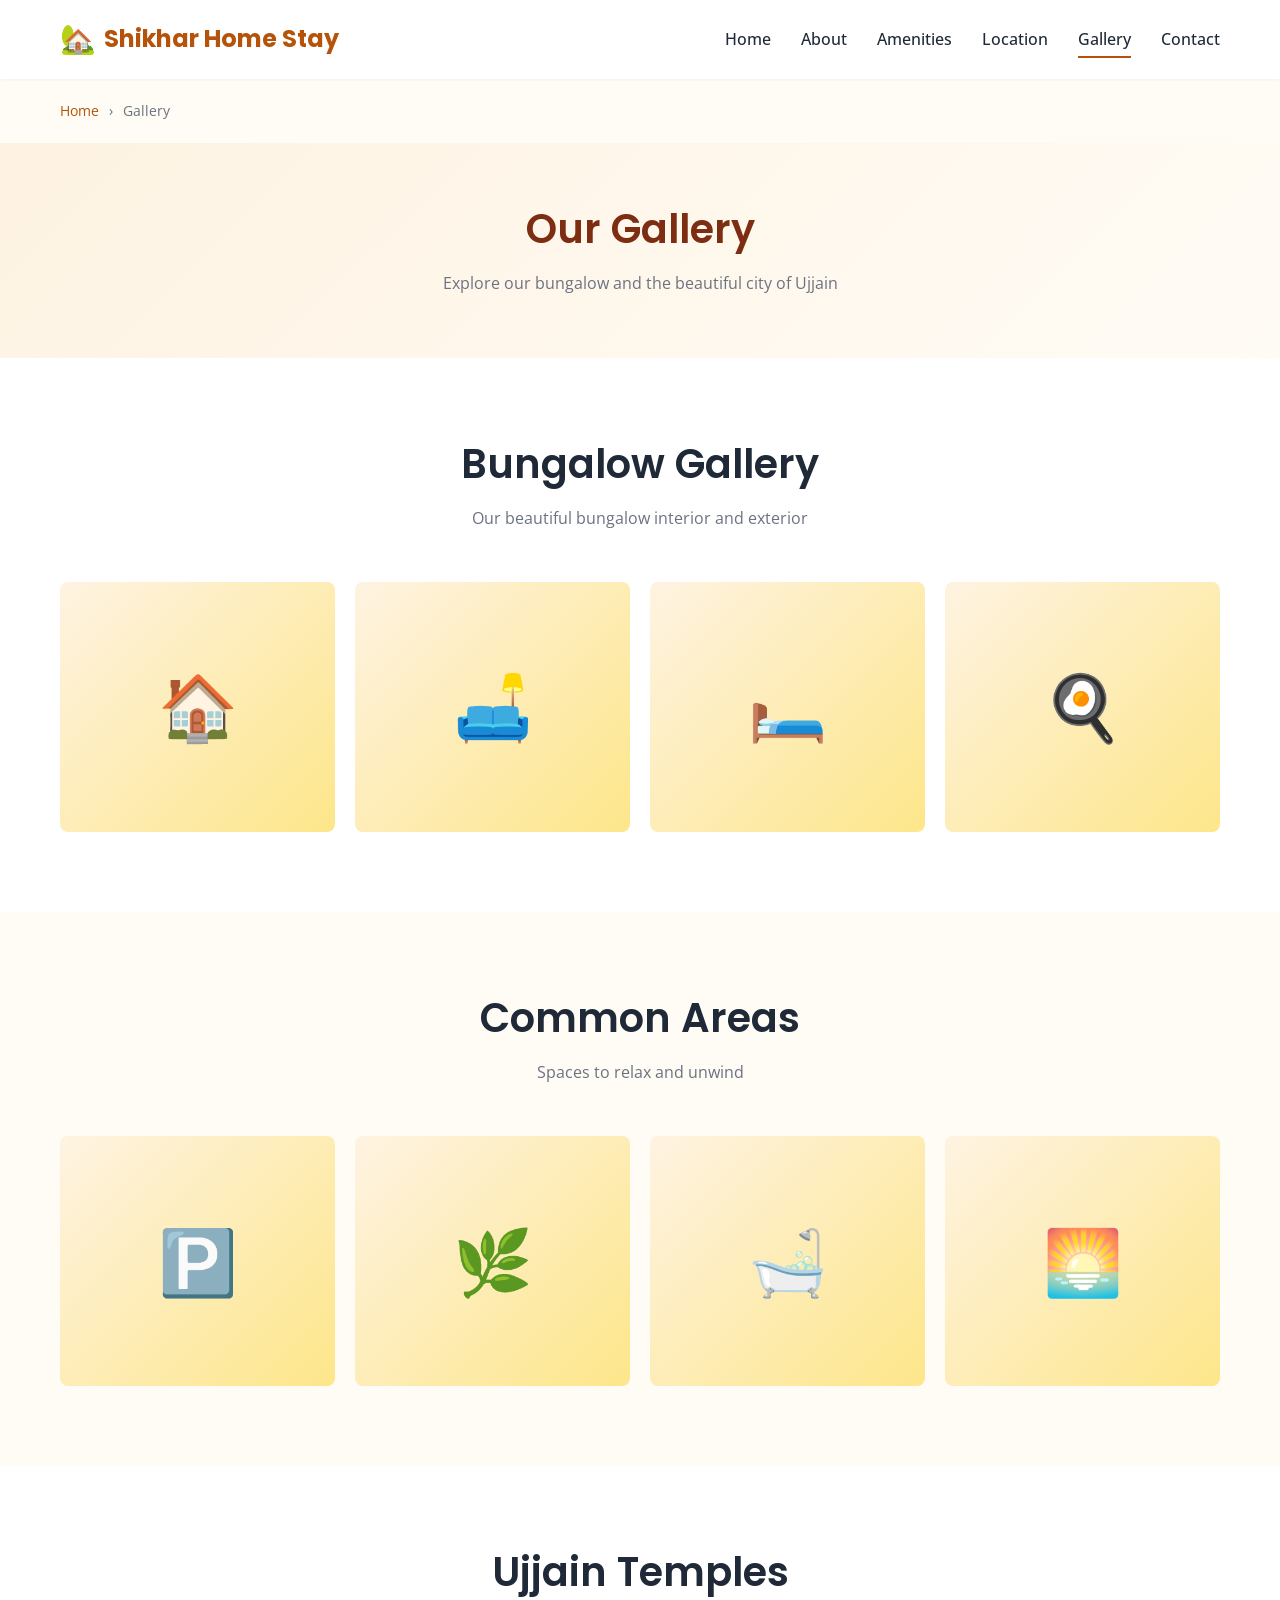
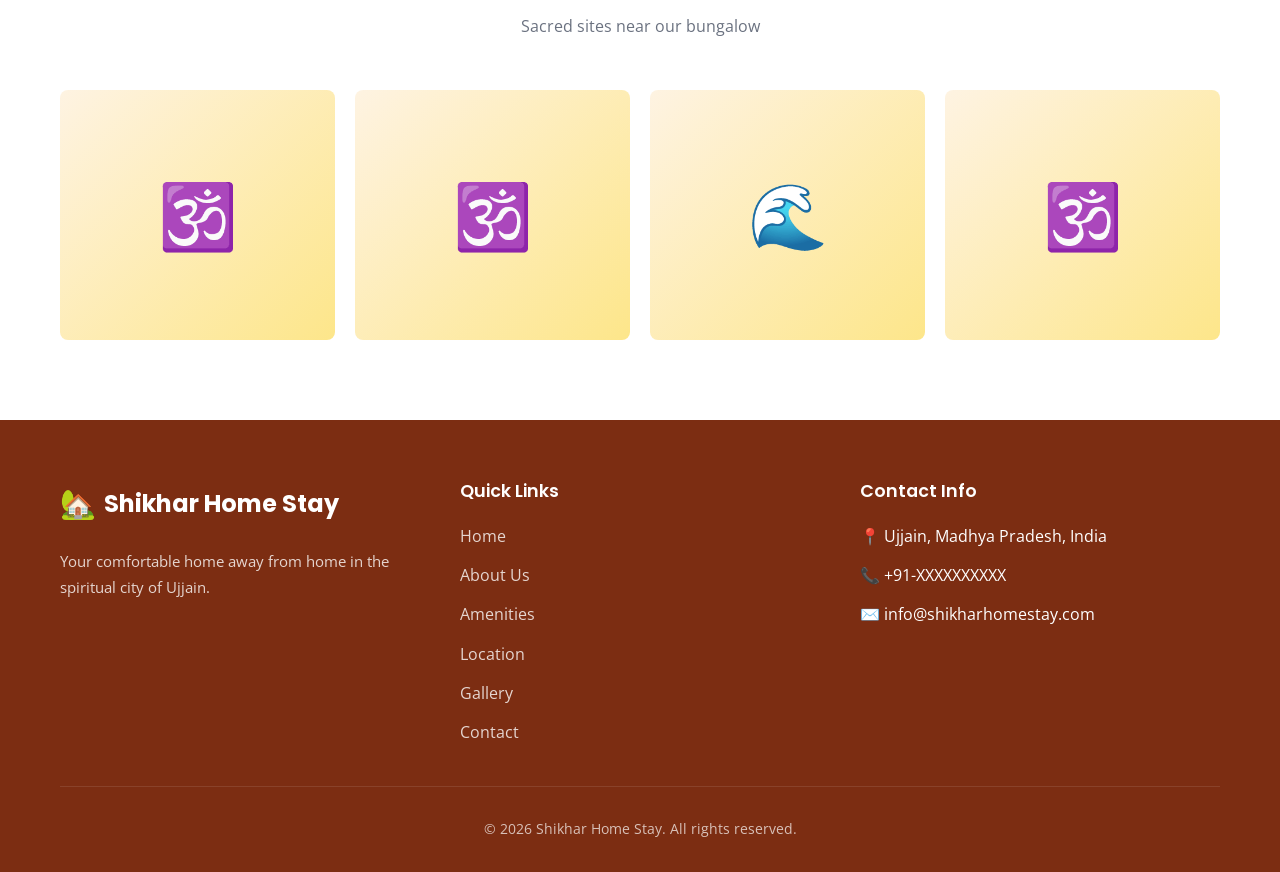
<file: ujjain-homestay/gallery.html>
<!DOCTYPE html>
<html lang="en">
<head>
    <meta charset="UTF-8">
    <meta name="viewport" content="width=device-width, initial-scale=1.0">
    <meta name="description" content="View our photo gallery - Shikhar Home Stay bungalow, common areas, and surrounding temples in Ujjain.">
    <meta name="keywords" content="Shikhar Home Stay photos, gallery, bungalow images, Ujjain temple photos">
    <meta name="robots" content="index, follow">
    <meta name="canonical" content="https://yourwebsite.com/gallery.html">
    
    <meta property="og:type" content="website">
    <meta property="og:url" content="https://yourwebsite.com/gallery.html">
    <meta property="og:title" content="Gallery - Shikhar Home Stay">
    <meta property="og:description" content="View our photo gallery and see what to expect at our Ujjain bungalow.">
    
    <title>Gallery | Shikhar Home Stay Ujjain</title>
    
    <link rel="preconnect" href="https://fonts.googleapis.com">
    <link rel="preconnect" href="https://fonts.gstatic.com" crossorigin>
    <link href="https://fonts.googleapis.com/css2?family=Open+Sans:wght@400;500;600;700&family=Poppins:wght@400;500;600;700&display=swap" rel="stylesheet">
    <link rel="stylesheet" href="css/style.css">
</head>
<body>
    <header class="header">
        <div class="container">
            <div class="header-inner">
                <a href="index.html" class="logo">
                    <span class="logo-icon">🏡</span>
                    <span>Shikhar Home Stay</span>
                </a>
                
                <nav class="nav-menu" aria-label="Main navigation">
                    <a href="index.html" class="nav-link">Home</a>
                    <a href="about.html" class="nav-link">About</a>
                    <a href="amenities.html" class="nav-link">Amenities</a>
                    <a href="location.html" class="nav-link">Location</a>
                    <a href="gallery.html" class="nav-link active">Gallery</a>
                    <a href="contact.html" class="nav-link">Contact</a>
                </nav>
                
                <div class="mobile-toggle" aria-label="Toggle navigation">
                    <span></span>
                    <span></span>
                    <span></span>
                </div>
            </div>
        </div>
    </header>

    <div class="breadcrumbs">
        <div class="container">
            <ul>
                <li><a href="index.html">Home</a></li>
                <li class="breadcrumbs-separator">›</li>
                <li>Gallery</li>
            </ul>
        </div>
    </div>

    <section class="page-hero">
        <div class="container">
            <h1>Our Gallery</h1>
            <p>Explore our bungalow and the beautiful city of Ujjain</p>
        </div>
    </section>

    <section class="gallery">
        <div class="container">
            <div class="section-header">
                <h2>Bungalow Gallery</h2>
                <p>Our beautiful bungalow interior and exterior</p>
            </div>
            
            <div class="gallery-grid">
                <div class="gallery-item">
                    <div style="width:100%;height:100%;display:flex;align-items:center;justify-content:center;font-size:4rem;background:linear-gradient(135deg, #FEF3E2, #FDE68A);">
                        🏠
                    </div>
                    <div class="gallery-overlay"><span>Bungalow Exterior</span></div>
                </div>
                <div class="gallery-item">
                    <div style="width:100%;height:100%;display:flex;align-items:center;justify-content:center;font-size:4rem;background:linear-gradient(135deg, #FEF3E2, #FDE68A);">
                        🛋️
                    </div>
                    <div class="gallery-overlay"><span>Living Area</span></div>
                </div>
                <div class="gallery-item">
                    <div style="width:100%;height:100%;display:flex;align-items:center;justify-content:center;font-size:4rem;background:linear-gradient(135deg, #FEF3E2, #FDE68A);">
                        🛏️
                    </div>
                    <div class="gallery-overlay"><span>Bedroom</span></div>
                </div>
                <div class="gallery-item">
                    <div style="width:100%;height:100%;display:flex;align-items:center;justify-content:center;font-size:4rem;background:linear-gradient(135deg, #FEF3E2, #FDE68A);">
                        🍳
                    </div>
                    <div class="gallery-overlay"><span>Kitchen</span></div>
                </div>
            </div>
        </div>
    </section>

    <section class="gallery" style="background: var(--bg-light);">
        <div class="container">
            <div class="section-header">
                <h2>Common Areas</h2>
                <p>Spaces to relax and unwind</p>
            </div>
            
            <div class="gallery-grid">
                <div class="gallery-item">
                    <div style="width:100%;height:100%;display:flex;align-items:center;justify-content:center;font-size:4rem;background:linear-gradient(135deg, #FEF3E2, #FDE68A);">
                        🅿️
                    </div>
                    <div class="gallery-overlay"><span>Parking Area</span></div>
                </div>
                <div class="gallery-item">
                    <div style="width:100%;height:100%;display:flex;align-items:center;justify-content:center;font-size:4rem;background:linear-gradient(135deg, #FEF3E2, #FDE68A);">
                        🌿
                    </div>
                    <div class="gallery-overlay"><span>Garden</span></div>
                </div>
                <div class="gallery-item">
                    <div style="width:100%;height:100%;display:flex;align-items:center;justify-content:center;font-size:4rem;background:linear-gradient(135deg, #FEF3E2, #FDE68A);">
                        🛁
                    </div>
                    <div class="gallery-overlay"><span>Bathroom</span></div>
                </div>
                <div class="gallery-item">
                    <div style="width:100%;height:100%;display:flex;align-items:center;justify-content:center;font-size:4rem;background:linear-gradient(135deg, #FEF3E2, #FDE68A);">
                        🌅
                    </div>
                    <div class="gallery-overlay"><span>Balcony</span></div>
                </div>
            </div>
        </div>
    </section>

    <section class="gallery">
        <div class="container">
            <div class="section-header">
                <h2>Ujjain Temples</h2>
                <p>Sacred sites near our bungalow</p>
            </div>
            
            <div class="gallery-grid">
                <div class="gallery-item">
                    <div style="width:100%;height:100%;display:flex;align-items:center;justify-content:center;font-size:4rem;background:linear-gradient(135deg, #FEF3E2, #FDE68A);">
                        🕉️
                    </div>
                    <div class="gallery-overlay"><span>Mahakaleshwar Temple</span></div>
                </div>
                <div class="gallery-item">
                    <div style="width:100%;height:100%;display:flex;align-items:center;justify-content:center;font-size:4rem;background:linear-gradient(135deg, #FEF3E2, #FDE68A);">
                        🕉️
                    </div>
                    <div class="gallery-overlay"><span>Kal Bhairav Temple</span></div>
                </div>
                <div class="gallery-item">
                    <div style="width:100%;height:100%;display:flex;align-items:center;justify-content:center;font-size:4rem;background:linear-gradient(135deg, #FEF3E2, #FDE68A);">
                        🌊
                    </div>
                    <div class="gallery-overlay"><span>Ram Ghat</span></div>
                </div>
                <div class="gallery-item">
                    <div style="width:100%;height:100%;display:flex;align-items:center;justify-content:center;font-size:4rem;background:linear-gradient(135deg, #FEF3E2, #FDE68A);">
                        🕉️
                    </div>
                    <div class="gallery-overlay"><span>Harsiddhi Temple</span></div>
                </div>
            </div>
        </div>
    </section>

    <footer class="footer">
        <div class="container">
            <div class="footer-content">
                <div class="footer-brand">
                    <div class="logo" style="color: white;">
                        <span class="logo-icon">🏡</span>
                        <span>Shikhar Home Stay</span>
                    </div>
                    <p>Your comfortable home away from home in the spiritual city of Ujjain.</p>
                </div>
                
                <div class="footer-links">
                    <h4>Quick Links</h4>
                    <ul>
                        <li><a href="index.html">Home</a></li>
                        <li><a href="about.html">About Us</a></li>
                        <li><a href="amenities.html">Amenities</a></li>
                        <li><a href="location.html">Location</a></li>
                        <li><a href="gallery.html">Gallery</a></li>
                        <li><a href="contact.html">Contact</a></li>
                    </ul>
                </div>
                
                <div class="footer-links">
                    <h4>Contact Info</h4>
                    <ul>
                        <li>📍 Ujjain, Madhya Pradesh, India</li>
                        <li>📞 +91-XXXXXXXXXX</li>
                        <li>✉️ info@shikharhomestay.com</li>
                    </ul>
                </div>
            </div>
            
            <div class="footer-bottom">
                <p>&copy; 2026 Shikhar Home Stay. All rights reserved.</p>
            </div>
        </div>
    </footer>

    <script src="js/scripts.js"></script>
</body>
</html>
</file>
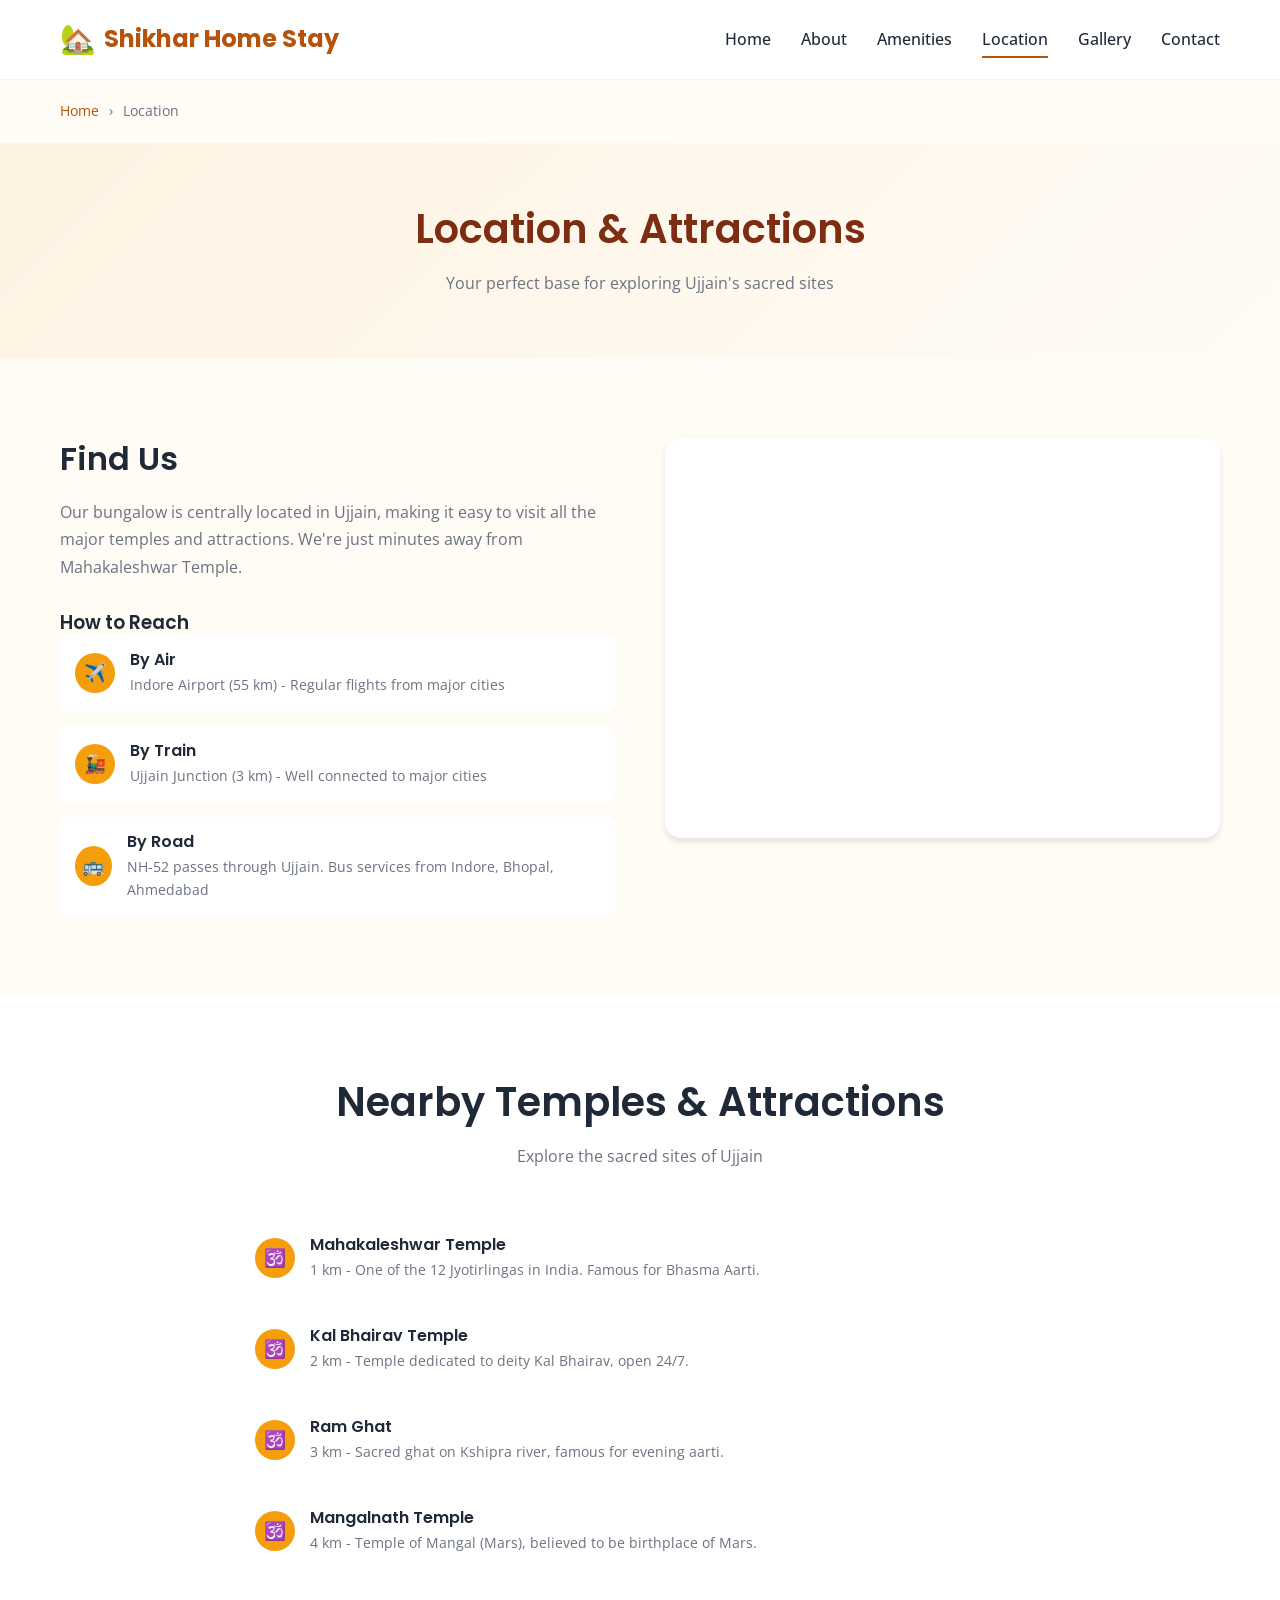
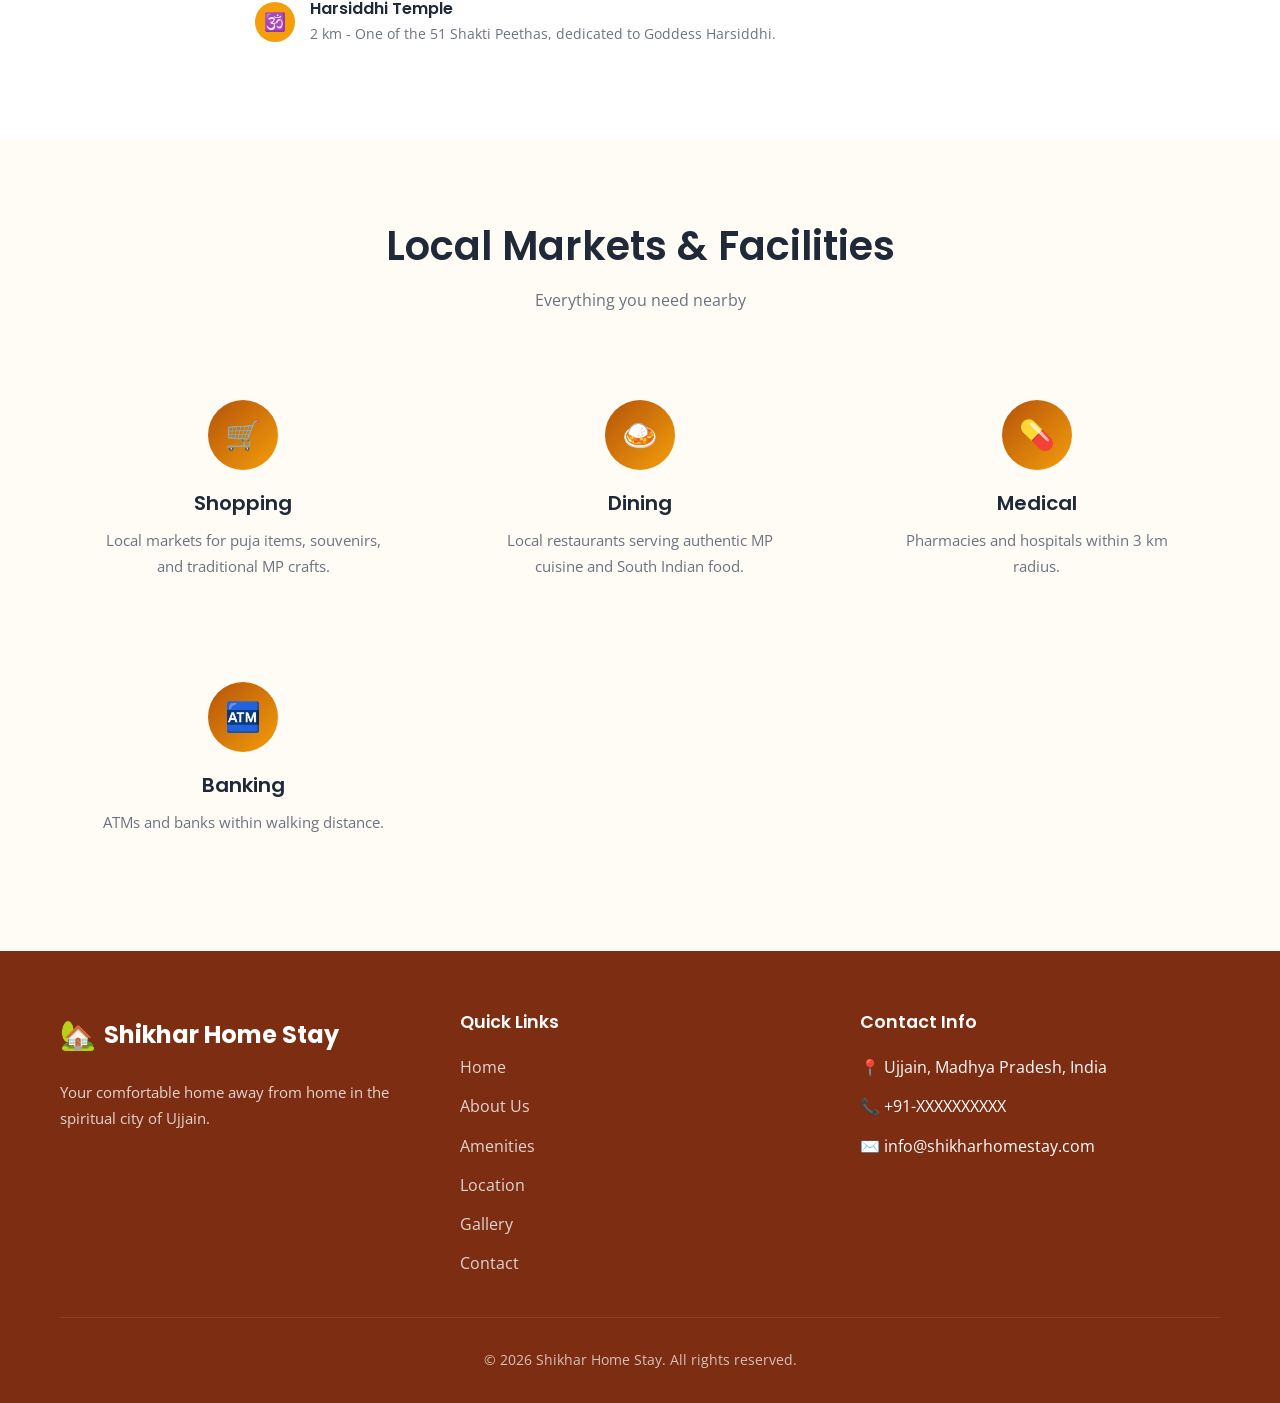
<file: ujjain-homestay/location.html>
<!DOCTYPE html>
<html lang="en">
<head>
    <meta charset="UTF-8">
    <meta name="viewport" content="width=device-width, initial-scale=1.0">
    <meta name="description" content="Find Shikhar Home Stay location near Mahakaleshwar Temple. Easy directions and nearby attractions in Ujjain, MP.">
    <meta name="keywords" content="Shikhar Home Stay location Ujjain, near Mahakaleshwar Temple, Ujjain map, how to reach Ujjain homestay">
    <meta name="robots" content="index, follow">
    <meta name="canonical" content="https://yourwebsite.com/location.html">
    
    <meta property="og:type" content="website">
    <meta property="og:url" content="https://yourwebsite.com/location.html">
    <meta property="og:title" content="Location & Attractions - Shikhar Home Stay">
    <meta property="og:description" content="Find us near Mahakaleshwar Temple. Easy access to all major Ujjain attractions.">
    
    <title>Location & Attractions | Shikhar Home Stay Ujjain</title>
    
    <link rel="preconnect" href="https://fonts.googleapis.com">
    <link rel="preconnect" href="https://fonts.gstatic.com" crossorigin>
    <link href="https://fonts.googleapis.com/css2?family=Open+Sans:wght@400;500;600;700&family=Poppins:wght@400;500;600;700&display=swap" rel="stylesheet">
    <link rel="stylesheet" href="css/style.css">
    
    <script type="application/ld+json">
    {
        "@context": "https://schema.org",
        "@type": "ItemPage",
        "mainEntity": {
            "@type": "LodgingBusiness",
            "name": "Shikhar Home Stay",
            "address": {
                "@type": "PostalAddress",
                "addressLocality": "Ujjain",
                "addressRegion": "Madhya Pradesh",
                "addressCountry": "IN"
            },
            "geo": {
                "@type": "GeoCoordinates",
                "latitude": "23.1824",
                "longitude": "75.7884"
            }
        }
    }
    </script>
</head>
<body>
    <header class="header">
        <div class="container">
            <div class="header-inner">
                <a href="index.html" class="logo">
                    <span class="logo-icon">🏡</span>
                    <span>Shikhar Home Stay</span>
                </a>
                
                <nav class="nav-menu" aria-label="Main navigation">
                    <a href="index.html" class="nav-link">Home</a>
                    <a href="about.html" class="nav-link">About</a>
                    <a href="amenities.html" class="nav-link">Amenities</a>
                    <a href="location.html" class="nav-link active">Location</a>
                    <a href="gallery.html" class="nav-link">Gallery</a>
                    <a href="contact.html" class="nav-link">Contact</a>
                </nav>
                
                <div class="mobile-toggle" aria-label="Toggle navigation">
                    <span></span>
                    <span></span>
                    <span></span>
                </div>
            </div>
        </div>
    </header>

    <div class="breadcrumbs">
        <div class="container">
            <ul>
                <li><a href="index.html">Home</a></li>
                <li class="breadcrumbs-separator">›</li>
                <li>Location</li>
            </ul>
        </div>
    </div>

    <section class="page-hero">
        <div class="container">
            <h1>Location & Attractions</h1>
            <p>Your perfect base for exploring Ujjain's sacred sites</p>
        </div>
    </section>

    <section class="location">
        <div class="container">
            <div class="location-content">
                <div class="location-info">
                    <h2>Find Us</h2>
                    <p>Our bungalow is centrally located in Ujjain, making it easy to visit all the major temples and attractions. We're just minutes away from Mahakaleshwar Temple.</p>
                    
                    <h3>How to Reach</h3>
                    <div class="attractions-list">
                        <div class="attraction-item">
                            <div class="attraction-icon">✈️</div>
                            <div class="attraction-info">
                                <h4>By Air</h4>
                                <p>Indore Airport (55 km) - Regular flights from major cities</p>
                            </div>
                        </div>
                        <div class="attraction-item">
                            <div class="attraction-icon">🚂</div>
                            <div class="attraction-info">
                                <h4>By Train</h4>
                                <p>Ujjain Junction (3 km) - Well connected to major cities</p>
                            </div>
                        </div>
                        <div class="attraction-item">
                            <div class="attraction-icon">🚌</div>
                            <div class="attraction-info">
                                <h4>By Road</h4>
                                <p>NH-52 passes through Ujjain. Bus services from Indore, Bhopal, Ahmedabad</p>
                            </div>
                        </div>
                    </div>
                </div>
                <div class="map-container">
                    <iframe 
                        src="https://www.google.com/maps/embed?pb=!1m18!1m12!1m3!1d117223.084488!2d75.688237!3d23.182467!2m3!1f0!2f0!3f0!3m2!1i1024!2i768!4f13.1!3m3!1m2!1s0x396374694c3b1e87%3A0x8e30c462b79462!2sUjjain%2C%20Madhya%20Pradesh!5e0!3m2!1sen!2sin!4v1645000000000!5m2!1sen!2sin" 
                        allowfullscreen="" 
                        loading="lazy" 
                        referrerpolicy="no-referrer-when-downgrade"
                        title="Shikhar Home Stay Location">
                    </iframe>
                </div>
            </div>
        </div>
    </section>

    <section class="location" style="background: var(--bg-white);">
        <div class="container">
            <div class="section-header">
                <h2>Nearby Temples & Attractions</h2>
                <p>Explore the sacred sites of Ujjain</p>
            </div>
            
            <div class="attractions-list" style="max-width: 800px; margin: 0 auto;">
                <div class="attraction-item">
                    <div class="attraction-icon">🕉️</div>
                    <div class="attraction-info">
                        <h4>Mahakaleshwar Temple</h4>
                        <p>1 km - One of the 12 Jyotirlingas in India. Famous for Bhasma Aarti.</p>
                    </div>
                </div>
                <div class="attraction-item">
                    <div class="attraction-icon">🕉️</div>
                    <div class="attraction-info">
                        <h4>Kal Bhairav Temple</h4>
                        <p>2 km - Temple dedicated to deity Kal Bhairav, open 24/7.</p>
                    </div>
                </div>
                <div class="attraction-item">
                    <div class="attraction-icon">🕉️</div>
                    <div class="attraction-info">
                        <h4>Ram Ghat</h4>
                        <p>3 km - Sacred ghat on Kshipra river, famous for evening aarti.</p>
                    </div>
                </div>
                <div class="attraction-item">
                    <div class="attraction-icon">🕉️</div>
                    <div class="attraction-info">
                        <h4>Mangalnath Temple</h4>
                        <p>4 km - Temple of Mangal (Mars), believed to be birthplace of Mars.</p>
                    </div>
                </div>
                <div class="attraction-item">
                    <div class="attraction-icon">🕉️</div>
                    <div class="attraction-info">
                        <h4>Harsiddhi Temple</h4>
                        <p>2 km - One of the 51 Shakti Peethas, dedicated to Goddess Harsiddhi.</p>
                    </div>
                </div>
            </div>
        </div>
    </section>

    <section class="location">
        <div class="container">
            <div class="section-header">
                <h2>Local Markets & Facilities</h2>
                <p>Everything you need nearby</p>
            </div>
            
            <div class="features-grid">
                <div class="feature-card">
                    <div class="feature-icon">🛒</div>
                    <h3>Shopping</h3>
                    <p>Local markets for puja items, souvenirs, and traditional MP crafts.</p>
                </div>
                <div class="feature-card">
                    <div class="feature-icon">🍛</div>
                    <h3>Dining</h3>
                    <p>Local restaurants serving authentic MP cuisine and South Indian food.</p>
                </div>
                <div class="feature-card">
                    <div class="feature-icon">💊</div>
                    <h3>Medical</h3>
                    <p>Pharmacies and hospitals within 3 km radius.</p>
                </div>
                <div class="feature-card">
                    <div class="feature-icon">🏧</div>
                    <h3>Banking</h3>
                    <p>ATMs and banks within walking distance.</p>
                </div>
            </div>
        </div>
    </section>

    <footer class="footer">
        <div class="container">
            <div class="footer-content">
                <div class="footer-brand">
                    <div class="logo" style="color: white;">
                        <span class="logo-icon">🏡</span>
                        <span>Shikhar Home Stay</span>
                    </div>
                    <p>Your comfortable home away from home in the spiritual city of Ujjain.</p>
                </div>
                
                <div class="footer-links">
                    <h4>Quick Links</h4>
                    <ul>
                        <li><a href="index.html">Home</a></li>
                        <li><a href="about.html">About Us</a></li>
                        <li><a href="amenities.html">Amenities</a></li>
                        <li><a href="location.html">Location</a></li>
                        <li><a href="gallery.html">Gallery</a></li>
                        <li><a href="contact.html">Contact</a></li>
                    </ul>
                </div>
                
                <div class="footer-links">
                    <h4>Contact Info</h4>
                    <ul>
                        <li>📍 Ujjain, Madhya Pradesh, India</li>
                        <li>📞 +91-XXXXXXXXXX</li>
                        <li>✉️ info@shikharhomestay.com</li>
                    </ul>
                </div>
            </div>
            
            <div class="footer-bottom">
                <p>&copy; 2026 Shikhar Home Stay. All rights reserved.</p>
            </div>
        </div>
    </footer>

    <script src="js/scripts.js"></script>
</body>
</html>
</file>
<file: ujjain-homestay/css/style.css>
/* =============================================
   UJJAIN HOMESTAY - Main Stylesheet
   Modern, SEO-Optimized, Responsive Design
   ============================================= */

/* CSS Variables */
:root {
    --primary-color: #B45309;        /* Warm saffron/amber */
    --primary-dark: #92400E;
    --secondary-color: #7C2D12;      /* Deep maroon */
    --accent-color: #F59E0B;         /* Golden accent */
    --text-dark: #1F2937;
    --text-light: #6B7280;
    --bg-light: #FFFBF5;             /* Warm cream */
    --bg-white: #FFFFFF;
    --bg-offwhite: #FEF3E2;
    --border-color: #E5E7EB;
    --shadow-sm: 0 1px 2px rgba(0,0,0,0.05);
    --shadow-md: 0 4px 6px rgba(0,0,0,0.1);
    --shadow-lg: 0 10px 25px rgba(0,0,0,0.15);
    --radius-sm: 4px;
    --radius-md: 8px;
    --radius-lg: 16px;
    --transition: all 0.3s ease;
}

/* Reset & Base Styles */
*, *::before, *::after {
    margin: 0;
    padding: 0;
    box-sizing: border-box;
}

html {
    scroll-behavior: smooth;
    font-size: 16px;
}

body {
    font-family: 'Open Sans', -apple-system, BlinkMacSystemFont, 'Segoe UI', Roboto, sans-serif;
    line-height: 1.7;
    color: var(--text-dark);
    background-color: var(--bg-light);
}

h1, h2, h3, h4, h5, h6 {
    font-family: 'Poppins', sans-serif;
    font-weight: 600;
    line-height: 1.3;
    color: var(--text-dark);
}

a {
    text-decoration: none;
    color: inherit;
    transition: var(--transition);
}

ul {
    list-style: none;
}

img {
    max-width: 100%;
    height: auto;
    display: block;
}

.container {
    max-width: 1200px;
    margin: 0 auto;
    padding: 0 20px;
}

/* =============================================
   HEADER & NAVIGATION
   ============================================= */
.header {
    background: var(--bg-white);
    box-shadow: var(--shadow-sm);
    position: sticky;
    top: 0;
    z-index: 1000;
}

.header-inner {
    display: flex;
    justify-content: space-between;
    align-items: center;
    padding: 15px 0;
}

.logo {
    font-family: 'Poppins', sans-serif;
    font-size: 1.5rem;
    font-weight: 700;
    color: var(--primary-color);
    display: flex;
    align-items: center;
    gap: 8px;
}

.logo-icon {
    font-size: 1.8rem;
}

.nav-menu {
    display: flex;
    gap: 30px;
}

.nav-link {
    font-weight: 500;
    color: var(--text-dark);
    position: relative;
    padding: 5px 0;
}

.nav-link::after {
    content: '';
    position: absolute;
    bottom: 0;
    left: 0;
    width: 0;
    height: 2px;
    background: var(--primary-color);
    transition: var(--transition);
}

.nav-link:hover::after,
.nav-link.active::after {
    width: 100%;
}

.nav-link:hover {
    color: var(--primary-color);
}

.mobile-toggle {
    display: none;
    flex-direction: column;
    gap: 5px;
    cursor: pointer;
    padding: 5px;
}

.mobile-toggle span {
    width: 25px;
    height: 2px;
    background: var(--text-dark);
    transition: var(--transition);
}

/* =============================================
   HERO SECTION
   ============================================= */
.hero {
    position: relative;
    min-height: 80vh;
    display: flex;
    align-items: center;
    background: linear-gradient(135deg, var(--bg-offwhite) 0%, var(--bg-light) 50%, #FEF3C7 100%);
    overflow: hidden;
}

.hero::before {
    content: '';
    position: absolute;
    top: -50%;
    right: -20%;
    width: 70%;
    height: 200%;
    background: radial-gradient(ellipse, rgba(180,83,9,0.08) 0%, transparent 70%);
    pointer-events: none;
}

.hero-content {
    display: grid;
    grid-template-columns: 1fr 1fr;
    gap: 60px;
    align-items: center;
}

.hero-text h1 {
    font-size: 3.5rem;
    margin-bottom: 20px;
    color: var(--secondary-color);
}

.hero-text h1 span {
    color: var(--primary-color);
}

.hero-text p {
    font-size: 1.125rem;
    color: var(--text-light);
    margin-bottom: 30px;
    max-width: 500px;
}

.hero-buttons {
    display: flex;
    gap: 15px;
    flex-wrap: wrap;
}

.btn {
    display: inline-flex;
    align-items: center;
    gap: 8px;
    padding: 14px 28px;
    border-radius: var(--radius-md);
    font-weight: 600;
    font-size: 1rem;
    cursor: pointer;
    border: 2px solid transparent;
    transition: var(--transition);
}

.btn-primary {
    background: var(--primary-color);
    color: white;
    border-color: var(--primary-color);
}

.btn-primary:hover {
    background: var(--primary-dark);
    border-color: var(--primary-dark);
    transform: translateY(-2px);
    box-shadow: var(--shadow-md);
}

.btn-secondary {
    background: transparent;
    color: var(--primary-color);
    border-color: var(--primary-color);
}

.btn-secondary:hover {
    background: var(--primary-color);
    color: white;
}

.hero-image {
    position: relative;
}

.hero-img {
    width: 100%;
    border-radius: var(--radius-lg);
    box-shadow: var(--shadow-lg);
    object-fit: cover;
    min-height: 400px;
    background: linear-gradient(135deg, var(--bg-offwhite), var(--accent-color));
}

.hero-badge {
    position: absolute;
    bottom: 20px;
    left: -20px;
    background: var(--bg-white);
    padding: 15px 25px;
    border-radius: var(--radius-md);
    box-shadow: var(--shadow-lg);
    display: flex;
    align-items: center;
    gap: 12px;
}

.hero-badge-icon {
    font-size: 2rem;
}

.hero-badge-text {
    font-size: 0.875rem;
    color: var(--text-light);
}

.hero-badge-text strong {
    display: block;
    color: var(--text-dark);
    font-size: 1.1rem;
}

/* =============================================
   FEATURES SECTION
   ============================================= */
.features {
    padding: 80px 0;
    background: var(--bg-white);
}

.section-header {
    text-align: center;
    margin-bottom: 50px;
}

.section-header h2 {
    font-size: 2.5rem;
    margin-bottom: 15px;
}

.section-header p {
    color: var(--text-light);
    max-width: 600px;
    margin: 0 auto;
}

.features-grid {
    display: grid;
    grid-template-columns: repeat(auto-fit, minmax(280px, 1fr));
    gap: 30px;
}

.feature-card {
    background: var(--bg-light);
    padding: 35px;
    border-radius: var(--radius-lg);
    text-align: center;
    transition: var(--transition);
    border: 1px solid transparent;
}

.feature-card:hover {
    transform: translateY(-5px);
    border-color: var(--accent-color);
    box-shadow: var(--shadow-md);
}

.feature-icon {
    width: 70px;
    height: 70px;
    background: linear-gradient(135deg, var(--primary-color), var(--accent-color));
    border-radius: 50%;
    display: flex;
    align-items: center;
    justify-content: center;
    margin: 0 auto 20px;
    font-size: 1.8rem;
    color: white;
}

.feature-card h3 {
    font-size: 1.25rem;
    margin-bottom: 12px;
}

.feature-card p {
    color: var(--text-light);
    font-size: 0.95rem;
}

/* =============================================
   ROOMS SECTION
   ============================================= */
.rooms {
    padding: 80px 0;
    background: var(--bg-light);
}

.rooms-grid {
    display: grid;
    grid-template-columns: repeat(auto-fit, minmax(320px, 1fr));
    gap: 30px;
}

.room-card {
    background: var(--bg-white);
    border-radius: var(--radius-lg);
    overflow: hidden;
    box-shadow: var(--shadow-sm);
    transition: var(--transition);
}

.room-card:hover {
    transform: translateY(-5px);
    box-shadow: var(--shadow-lg);
}

.room-image {
    position: relative;
    height: 220px;
    background: linear-gradient(135deg, var(--bg-offwhite), #FDE68A);
    overflow: hidden;
}

.room-image img {
    width: 100%;
    height: 100%;
    object-fit: cover;
}

.room-tag {
    position: absolute;
    top: 15px;
    left: 15px;
    background: var(--primary-color);
    color: white;
    padding: 6px 14px;
    border-radius: 20px;
    font-size: 0.8rem;
    font-weight: 600;
}

.room-content {
    padding: 25px;
}

.room-content h3 {
    font-size: 1.4rem;
    margin-bottom: 10px;
}

.room-description {
    color: var(--text-light);
    margin-bottom: 20px;
    font-size: 0.95rem;
}

.room-amenities {
    display: flex;
    flex-wrap: wrap;
    gap: 10px;
    margin-bottom: 20px;
}

.amenity-tag {
    background: var(--bg-light);
    padding: 5px 12px;
    border-radius: 15px;
    font-size: 0.8rem;
    color: var(--text-light);
    display: flex;
    align-items: center;
    gap: 5px;
}

.room-price {
    display: flex;
    justify-content: space-between;
    align-items: center;
    padding-top: 20px;
    border-top: 1px solid var(--border-color);
}

.price {
    font-size: 1.5rem;
    font-weight: 700;
    color: var(--primary-color);
}

.price span {
    font-size: 0.9rem;
    color: var(--text-light);
    font-weight: 400;
}

/* =============================================
   AMENITIES SECTION
   ============================================= */
.amenities-section {
    padding: 80px 0;
    background: var(--bg-white);
}

.amenities-grid {
    display: grid;
    grid-template-columns: repeat(auto-fit, minmax(250px, 1fr));
    gap: 25px;
}

.amenity-item {
    display: flex;
    align-items: center;
    gap: 15px;
    padding: 20px;
    background: var(--bg-light);
    border-radius: var(--radius-md);
    transition: var(--transition);
}

.amenity-item:hover {
    background: var(--bg-offwhite);
    transform: translateX(5px);
}

.amenity-icon {
    width: 45px;
    height: 45px;
    background: var(--primary-color);
    border-radius: 50%;
    display: flex;
    align-items: center;
    justify-content: center;
    color: white;
    font-size: 1.2rem;
    flex-shrink: 0;
}

.amenity-text h4 {
    font-size: 1rem;
    font-weight: 600;
    margin-bottom: 3px;
}

.amenity-text p {
    font-size: 0.85rem;
    color: var(--text-light);
}

/* =============================================
   LOCATION SECTION
   ============================================= */
.location {
    padding: 80px 0;
    background: var(--bg-light);
}

.location-content {
    display: grid;
    grid-template-columns: 1fr 1fr;
    gap: 50px;
    align-items: start;
}

.location-info h2 {
    font-size: 2rem;
    margin-bottom: 20px;
}

.location-info > p {
    color: var(--text-light);
    margin-bottom: 30px;
}

.attractions-list {
    display: flex;
    flex-direction: column;
    gap: 15px;
}

.attraction-item {
    display: flex;
    align-items: center;
    gap: 15px;
    padding: 15px;
    background: var(--bg-white);
    border-radius: var(--radius-md);
    transition: var(--transition);
}

.attraction-item:hover {
    transform: translateX(5px);
    box-shadow: var(--shadow-sm);
}

.attraction-icon {
    width: 40px;
    height: 40px;
    background: var(--accent-color);
    border-radius: 50%;
    display: flex;
    align-items: center;
    justify-content: center;
    font-size: 1.1rem;
}

.attraction-info h4 {
    font-size: 1rem;
    margin-bottom: 2px;
}

.attraction-info p {
    font-size: 0.85rem;
    color: var(--text-light);
}

.map-container {
    border-radius: var(--radius-lg);
    overflow: hidden;
    box-shadow: var(--shadow-md);
    height: 400px;
    background: var(--bg-white);
}

.map-container iframe {
    width: 100%;
    height: 100%;
    border: 0;
}

/* =============================================
   GALLERY SECTION
   ============================================= */
.gallery {
    padding: 80px 0;
    background: var(--bg-white);
}

.gallery-grid {
    display: grid;
    grid-template-columns: repeat(auto-fit, minmax(250px, 1fr));
    gap: 20px;
}

.gallery-item {
    position: relative;
    height: 250px;
    border-radius: var(--radius-md);
    overflow: hidden;
    cursor: pointer;
    background: linear-gradient(135deg, var(--bg-offwhite), #FDE68A);
}

.gallery-item img {
    width: 100%;
    height: 100%;
    object-fit: cover;
    transition: var(--transition);
}

.gallery-item:hover img {
    transform: scale(1.1);
}

.gallery-overlay {
    position: absolute;
    inset: 0;
    background: linear-gradient(to top, rgba(0,0,0,0.6) 0%, transparent 50%);
    opacity: 0;
    display: flex;
    align-items: flex-end;
    padding: 20px;
    transition: var(--transition);
}

.gallery-item:hover .gallery-overlay {
    opacity: 1;
}

.gallery-overlay span {
    color: white;
    font-weight: 500;
}

/* =============================================
   TESTIMONIALS
   ============================================= */
.testimonials {
    padding: 80px 0;
    background: var(--bg-light);
}

.testimonials-grid {
    display: grid;
    grid-template-columns: repeat(auto-fit, minmax(300px, 1fr));
    gap: 30px;
}

.testimonial-card {
    background: var(--bg-white);
    padding: 30px;
    border-radius: var(--radius-lg);
    box-shadow: var(--shadow-sm);
}

.testimonial-header {
    display: flex;
    align-items: center;
    gap: 15px;
    margin-bottom: 20px;
}

.testimonial-avatar {
    width: 55px;
    height: 55px;
    background: linear-gradient(135deg, var(--primary-color), var(--accent-color));
    border-radius: 50%;
    display: flex;
    align-items: center;
    justify-content: center;
    color: white;
    font-size: 1.3rem;
    font-weight: 600;
}

.testimonial-info h4 {
    font-size: 1.1rem;
    margin-bottom: 2px;
}

.testimonial-info span {
    font-size: 0.85rem;
    color: var(--text-light);
}

.testimonial-rating {
    color: var(--accent-color);
    margin-bottom: 15px;
    font-size: 1.1rem;
}

.testimonial-text {
    color: var(--text-light);
    font-style: italic;
    line-height: 1.8;
}

/* =============================================
   CONTACT SECTION
   ============================================= */
.contact {
    padding: 80px 0;
    background: var(--bg-white);
}

.contact-content {
    display: grid;
    grid-template-columns: 1fr 1.2fr;
    gap: 50px;
}

.contact-info h2 {
    font-size: 2rem;
    margin-bottom: 20px;
}

.contact-info > p {
    color: var(--text-light);
    margin-bottom: 30px;
}

.contact-details {
    display: flex;
    flex-direction: column;
    gap: 20px;
}

.contact-item {
    display: flex;
    align-items: center;
    gap: 15px;
}

.contact-icon {
    width: 50px;
    height: 50px;
    background: var(--bg-light);
    border-radius: var(--radius-md);
    display: flex;
    align-items: center;
    justify-content: center;
    font-size: 1.3rem;
    color: var(--primary-color);
}

.contact-text h4 {
    font-size: 1rem;
    margin-bottom: 3px;
}

.contact-text p {
    color: var(--text-light);
    font-size: 0.95rem;
}

.contact-form {
    background: var(--bg-light);
    padding: 40px;
    border-radius: var(--radius-lg);
}

.form-group {
    margin-bottom: 20px;
}

.form-group label {
    display: block;
    font-weight: 600;
    margin-bottom: 8px;
    color: var(--text-dark);
}

.form-group input,
.form-group textarea {
    width: 100%;
    padding: 14px 18px;
    border: 1px solid var(--border-color);
    border-radius: var(--radius-md);
    font-size: 1rem;
    font-family: inherit;
    transition: var(--transition);
    background: var(--bg-white);
}

.form-group input:focus,
.form-group textarea:focus {
    outline: none;
    border-color: var(--primary-color);
    box-shadow: 0 0 0 3px rgba(180, 83, 9, 0.1);
}

.form-group textarea {
    resize: vertical;
    min-height: 120px;
}

.form-submit {
    width: 100%;
}

/* =============================================
   FOOTER
   ============================================= */
.footer {
    background: var(--secondary-color);
    color: white;
    padding: 60px 0 30px;
}

.footer-content {
    display: grid;
    grid-template-columns: repeat(auto-fit, minmax(250px, 1fr));
    gap: 40px;
    margin-bottom: 40px;
}

.footer-brand .logo {
    color: white;
    margin-bottom: 20px;
}

.footer-brand p {
    color: rgba(255,255,255,0.8);
    font-size: 0.95rem;
}

.footer-links h4 {
    color: white;
    font-size: 1.1rem;
    margin-bottom: 20px;
}

.footer-links ul {
    display: flex;
    flex-direction: column;
    gap: 12px;
}

.footer-links a {
    color: rgba(255,255,255,0.8);
    transition: var(--transition);
}

.footer-links a:hover {
    color: var(--accent-color);
    padding-left: 5px;
}

.footer-social {
    display: flex;
    gap: 15px;
    margin-top: 20px;
}

.social-link {
    width: 40px;
    height: 40px;
    background: rgba(255,255,255,0.1);
    border-radius: 50%;
    display: flex;
    align-items: center;
    justify-content: center;
    transition: var(--transition);
}

.social-link:hover {
    background: var(--primary-color);
    transform: translateY(-3px);
}

.footer-bottom {
    text-align: center;
    padding-top: 30px;
    border-top: 1px solid rgba(255,255,255,0.1);
    color: rgba(255,255,255,0.7);
    font-size: 0.9rem;
}

/* =============================================
   ABOUT PAGE
   ============================================= */
.page-hero {
    background: linear-gradient(135deg, var(--bg-offwhite) 0%, var(--bg-light) 100%);
    padding: 60px 0;
    text-align: center;
}

.page-hero h1 {
    font-size: 2.5rem;
    margin-bottom: 15px;
    color: var(--secondary-color);
}

.page-hero p {
    color: var(--text-light);
    max-width: 600px;
    margin: 0 auto;
}

.about-section {
    padding: 80px 0;
    background: var(--bg-white);
}

.about-content {
    display: grid;
    grid-template-columns: 1fr 1fr;
    gap: 50px;
    align-items: center;
}

.about-text h2 {
    font-size: 2rem;
    margin-bottom: 20px;
}

.about-text p {
    color: var(--text-light);
    margin-bottom: 15px;
}

.about-image {
    border-radius: var(--radius-lg);
    overflow: hidden;
    box-shadow: var(--shadow-lg);
    height: 400px;
    background: linear-gradient(135deg, var(--bg-offwhite), #FDE68A);
}

.about-image img {
    width: 100%;
    height: 100%;
    object-fit: cover;
}

.host-section {
    padding: 80px 0;
    background: var(--bg-light);
}

.host-content {
    display: grid;
    grid-template-columns: 1fr 1.5fr;
    gap: 50px;
    align-items: start;
}

.host-image {
    width: 200px;
    height: 200px;
    background: linear-gradient(135deg, var(--primary-color), var(--accent-color));
    border-radius: 50%;
    display: flex;
    align-items: center;
    justify-content: center;
    font-size: 4rem;
    color: white;
    margin: 0 auto;
}

.host-info h2 {
    font-size: 2rem;
    margin-bottom: 15px;
}

.host-info > p {
    color: var(--text-light);
    margin-bottom: 25px;
}

.host-qualities {
    display: flex;
    flex-wrap: wrap;
    gap: 15px;
}

.quality-tag {
    background: var(--bg-white);
    padding: 10px 20px;
    border-radius: 25px;
    display: flex;
    align-items: center;
    gap: 8px;
    font-size: 0.9rem;
}

/* =============================================
   BREADCRUMBS
   ============================================= */
.breadcrumbs {
    padding: 20px 0;
    background: var(--bg-light);
}

.breadcrumbs ul {
    display: flex;
    gap: 10px;
    align-items: center;
}

.breadcrumbs li {
    color: var(--text-light);
    font-size: 0.9rem;
}

.breadcrumbs a {
    color: var(--primary-color);
}

.breadcrumbs a:hover {
    text-decoration: underline;
}

.breadcrumbs-separator {
    color: var(--text-light);
}

/* =============================================
   RESPONSIVE DESIGN
   ============================================= */
@media (max-width: 1024px) {
    .hero-content {
        grid-template-columns: 1fr;
        text-align: center;
    }

    .hero-text h1 {
        font-size: 2.8rem;
    }

    .hero-text p {
        margin: 0 auto 30px;
    }

    .hero-buttons {
        justify-content: center;
    }

    .hero-image {
        order: -1;
    }

    .location-content,
    .contact-content,
    .about-content,
    .host-content {
        grid-template-columns: 1fr;
    }
}

@media (max-width: 768px) {
    .mobile-toggle {
        display: flex;
    }

    .nav-menu {
        position: fixed;
        top: 70px;
        left: -100%;
        width: 100%;
        background: var(--bg-white);
        flex-direction: column;
        padding: 30px;
        gap: 20px;
        box-shadow: var(--shadow-md);
        transition: var(--transition);
    }

    .nav-menu.active {
        left: 0;
    }

    .hero-text h1 {
        font-size: 2.2rem;
    }

    .section-header h2 {
        font-size: 2rem;
    }

    .hero-badge {
        left: 50%;
        transform: translateX(-50%);
        bottom: -20px;
    }

    .contact-form {
        padding: 25px;
    }
}

@media (max-width: 480px) {
    .container {
        padding: 0 15px;
    }

    .hero-text h1 {
        font-size: 1.8rem;
    }

    .btn {
        width: 100%;
        justify-content: center;
    }

    .hero-buttons {
        flex-direction: column;
    }

    .features-grid,
    .rooms-grid,
    .amenities-grid,
    .testimonials-grid {
        grid-template-columns: 1fr;
    }
}

/* =============================================
   ANIMATIONS
   ============================================= */
@keyframes fadeIn {
    from {
        opacity: 0;
        transform: translateY(20px);
    }
    to {
        opacity: 1;
        transform: translateY(0);
    }
}

.animate-fade-in {
    animation: fadeIn 0.6s ease forwards;
}

.animate-delay-1 { animation-delay: 0.1s; }
.animate-delay-2 { animation-delay: 0.2s; }
.animate-delay-3 { animation-delay: 0.3s; }
.animate-delay-4 { animation-delay: 0.4s; }

/* =============================================
   UTILITY CLASSES
   ============================================= */
.text-center { text-align: center; }
.mt-20 { margin-top: 20px; }
.mb-20 { margin-bottom: 20px; }
.hidden { display: none; }
.sr-only {
    position: absolute;
    width: 1px;
    height: 1px;
    padding: 0;
    margin: -1px;
    overflow: hidden;
    clip: rect(0, 0, 0, 0);
    border: 0;
}
</file>
